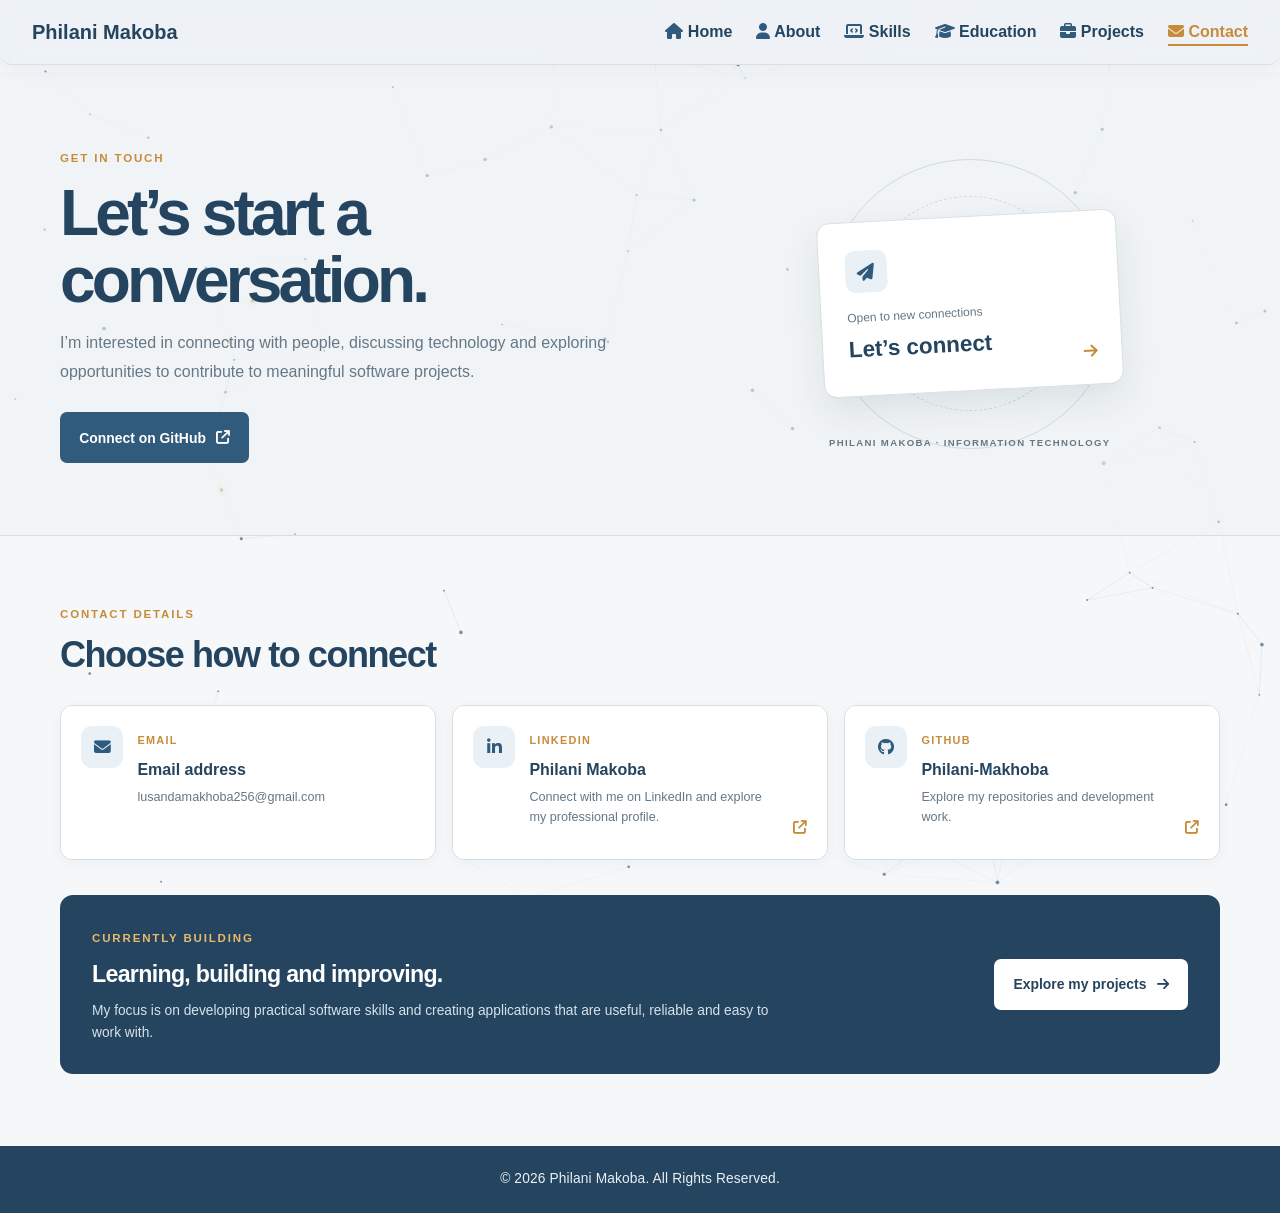
<file: contact.html>
<!DOCTYPE html>
<html lang="en">
<head>
    <meta charset="UTF-8">
    <meta name="viewport" content="width=device-width, initial-scale=1.0">
    <meta name="description" content="Get in touch with Philani Makoba about software development, collaboration and professional opportunities.">
    <title>Contact | Philani Makoba</title>
    <link rel="stylesheet" href="css/style.css">
    <link rel="stylesheet" href="https://cdnjs.cloudflare.com/ajax/libs/font-awesome/6.4.0/css/all.min.css">
</head>
<body class="page-contact">

<!-- ===== NAVBAR ===== -->
<header>
    <nav class="navbar" aria-label="Main navigation">

        <!-- Website Logo -->
        <a href="index.html" class="logo">
            Philani Makoba
        </a>

        <!-- Mobile Hamburger Button -->
        <button
            class="nav-toggle"
            type="button"
            aria-label="Open navigation menu"
            aria-expanded="false"
            aria-controls="primary-navigation">

            <span></span>
            <span></span>
            <span></span>

        </button>

        <!-- Navigation Links -->
        <ul class="nav-links" id="primary-navigation">

            <li>
                <a href="index.html">
                    <i class="fas fa-home" aria-hidden="true"></i>
                    Home
                </a>
            </li>

            <li>
                <a href="about.html">
                    <i class="fas fa-user" aria-hidden="true"></i>
                    About
                </a>
            </li>

            <li>
                <a href="skills.html">
                    <i class="fas fa-laptop-code" aria-hidden="true"></i>
                    Skills
                </a>
            </li>

            <li>
                <a href="education.html">
                    <i class="fas fa-graduation-cap" aria-hidden="true"></i>
                    Education
                </a>
            </li>

            <li>
                <a href="projects.html">
                    <i class="fas fa-briefcase" aria-hidden="true"></i>
                    Projects
                </a>
            </li>

            <li>
                <a href="contact.html" class="active" aria-current="page">
                    <i class="fas fa-envelope" aria-hidden="true"></i>
                    Contact
                </a>
            </li>

        </ul>

    </nav>
</header>

<main>
    <section class="contact-hero">
        <div class="contact-hero-content">
            <span class="eyebrow">GET IN TOUCH</span>
            <h1>Let’s start a conversation.</h1>
            <p>I’m interested in connecting with people, discussing technology and exploring opportunities to contribute to meaningful software projects.</p>
            <a class="contact-primary-link" href="https://github.com/Philani-Makhoba" target="_blank" rel="noopener noreferrer">Connect on GitHub <i class="fas fa-arrow-up-right-from-square" aria-hidden="true"></i></a>
        </div>
        <div class="contact-visual" aria-hidden="true">
            <div class="contact-visual-circle circle-large"></div><div class="contact-visual-circle circle-small"></div>
            <div class="contact-visual-card"><i class="fas fa-paper-plane"></i><span>Open to new connections</span><strong>Let’s connect</strong><i class="fas fa-arrow-right contact-visual-arrow"></i></div>
            <span class="contact-visual-label">PHILANI MAKOBA · INFORMATION TECHNOLOGY</span>
        </div>
    </section>

    <section class="portfolio-section contact-section">
        <div class="contact-section-intro">
            <span class="eyebrow">CONTACT DETAILS</span>
            <h2>Choose how to connect</h2>
        </div>
        <div class="contact-method-grid">
            <article class="contact-method-card">
                <span class="contact-method-icon"><i class="fas fa-envelope" aria-hidden="true"></i></span>
                <div><span class="contact-method-label">EMAIL</span><h3>Email address</h3><p>lusandamakhoba256@gmail.com</p></div>
            </article>
            <a class="contact-method-card contact-method-link"
            href="https://www.linkedin.com/in/philani-lusanda-makoba-63ab21285/"
            target="_blank"
            rel="noopener noreferrer">

                <span class="contact-method-icon">
                    <i class="fab fa-linkedin-in" aria-hidden="true"></i>
                </span>

                <div>
                    <span class="contact-method-label">LINKEDIN</span>
                    <h3>Philani Makoba</h3>
                    <p>Connect with me on LinkedIn and explore my professional profile.</p>
                </div>

                <span class="contact-method-arrow">
                    <i class="fas fa-arrow-up-right-from-square" aria-hidden="true"></i>
                </span>

            </a>
            <a class="contact-method-card contact-method-link" href="https://github.com/Philani-Makhoba" target="_blank" rel="noopener noreferrer">
                <span class="contact-method-icon"><i class="fab fa-github" aria-hidden="true"></i></span>
                <div><span class="contact-method-label">GITHUB</span><h3>Philani-Makhoba</h3><p>Explore my repositories and development work.</p></div>
                <span class="contact-method-arrow"><i class="fas fa-arrow-up-right-from-square" aria-hidden="true"></i></span>
            </a>
        </div>

        <div class="contact-bottom-panel">
            <div><span class="eyebrow">CURRENTLY BUILDING</span><h2>Learning, building and improving.</h2><p>My focus is on developing practical software skills and creating applications that are useful, reliable and easy to work with.</p></div>
            <a href="projects.html" class="contact-secondary-link">Explore my projects <i class="fas fa-arrow-right" aria-hidden="true"></i></a>
        </div>
    </section>
</main>
<footer class="site-footer">
    <p>© 2026 Philani Makoba. All Rights Reserved.</p>
</footer>
<script src="js/script.js"></script>
</body>
</html>
</file>
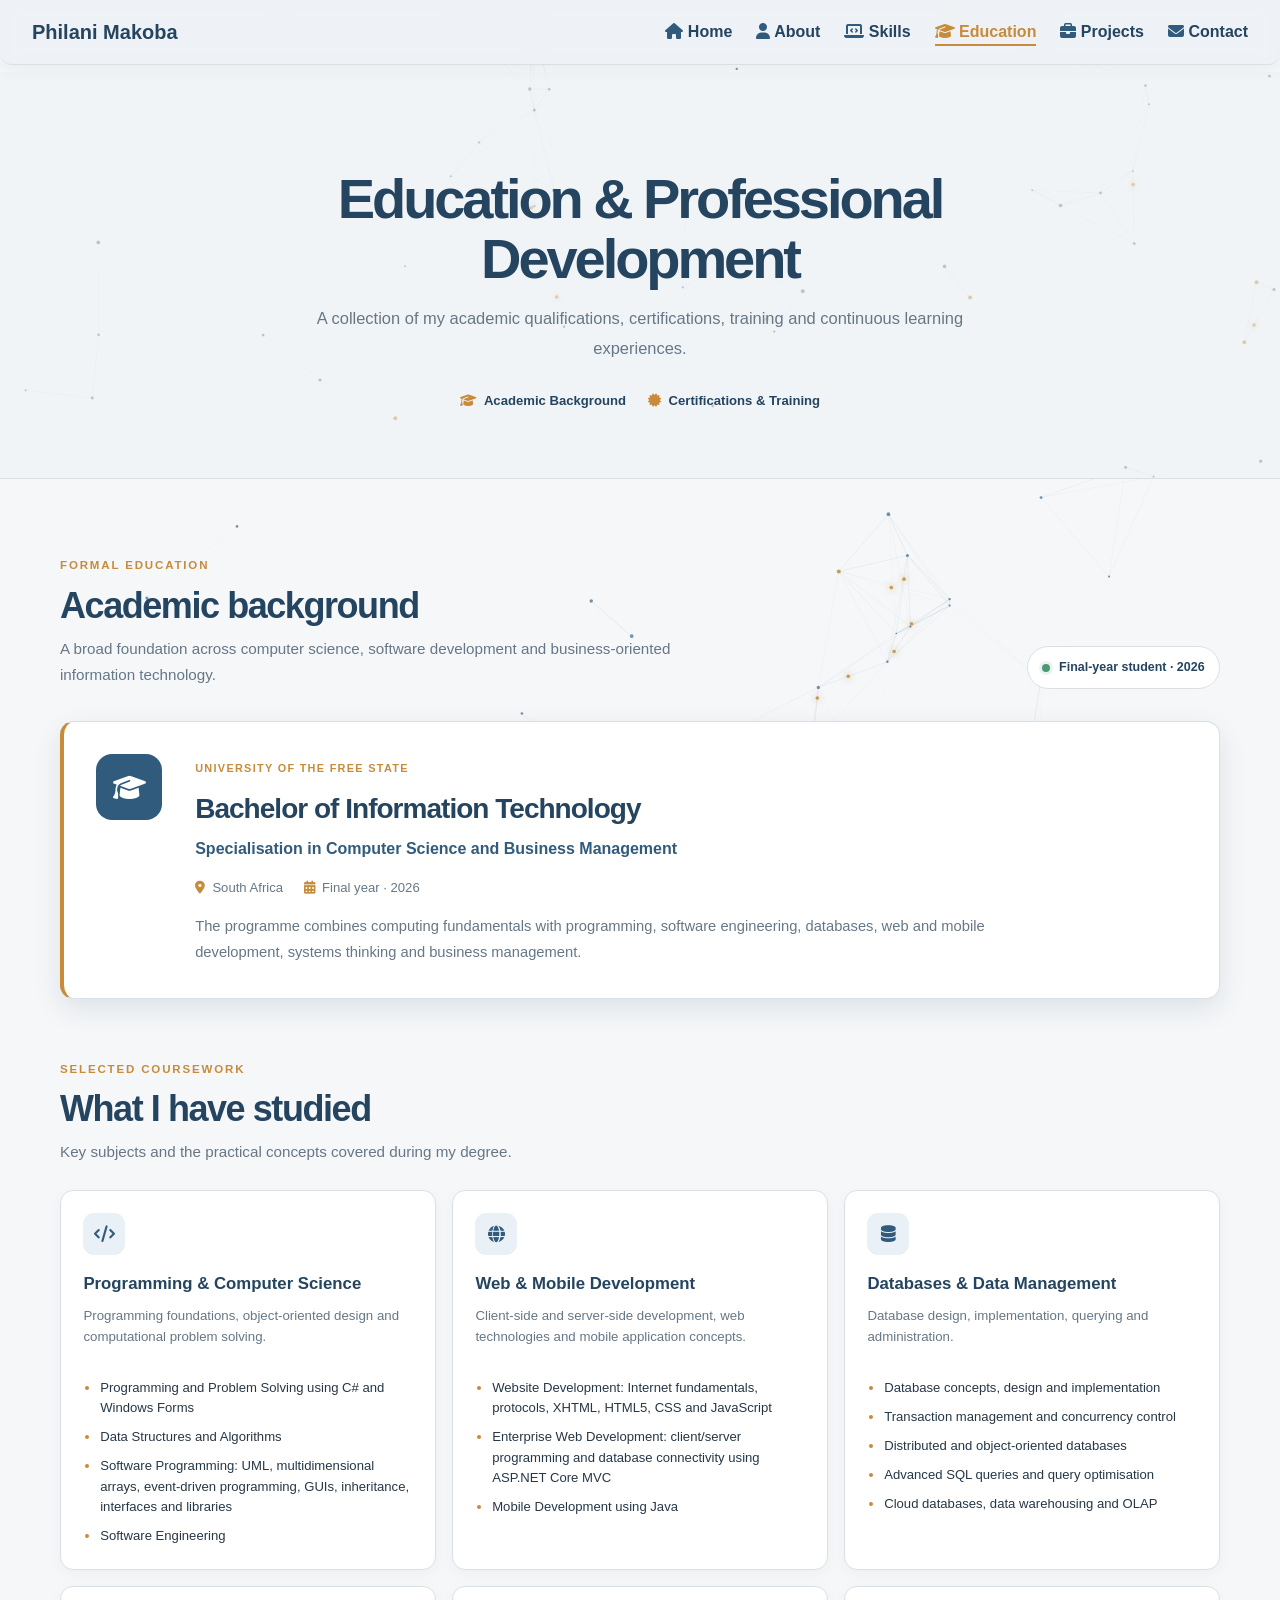
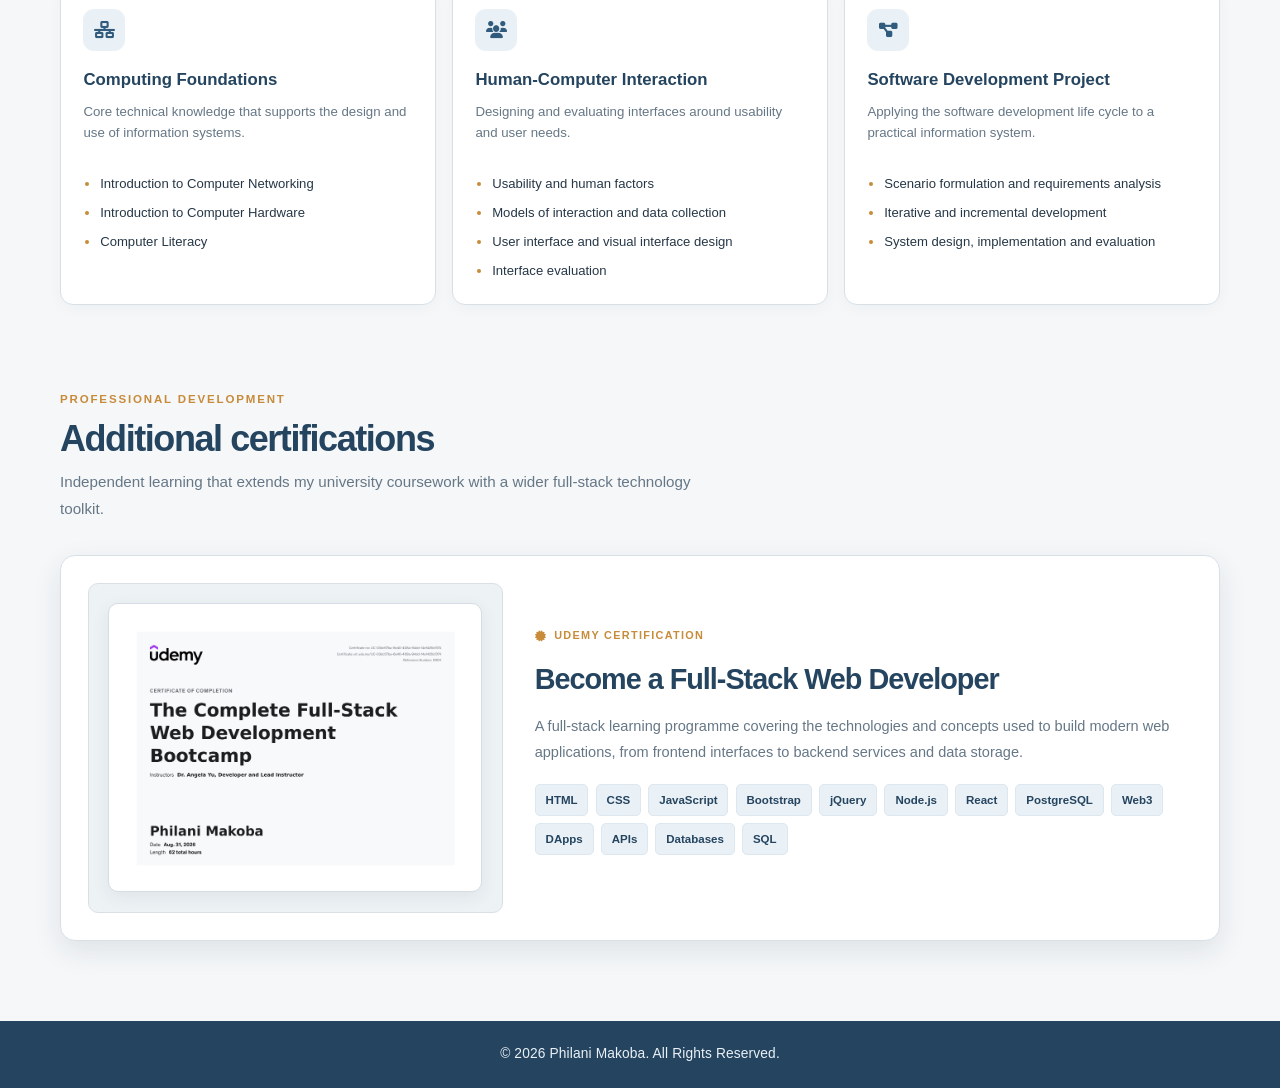
<file: education.html>
<!DOCTYPE html>
<html lang="en">
<head>
    <meta charset="UTF-8">
    <meta name="viewport" content="width=device-width, initial-scale=1.0">
    <meta name="description" content="Information Technology education at the University of the Free State and Udemy full-stack web development certification.">
    <title>Education & Certification | Philani Makoba</title>
    <link rel="stylesheet" href="css/style.css">
    <link rel="stylesheet" href="https://cdnjs.cloudflare.com/ajax/libs/font-awesome/6.4.0/css/all.min.css">
</head>
<body class="page-education">

<!-- ===== NAVBAR ===== -->
<header>
    <nav class="navbar" aria-label="Main navigation">

        <!-- Website Logo -->
        <a href="index.html" class="logo">
            Philani Makoba
        </a>

        <!-- Mobile Hamburger Button -->
        <button
            class="nav-toggle"
            type="button"
            aria-label="Open navigation menu"
            aria-expanded="false"
            aria-controls="primary-navigation">

            <span></span>
            <span></span>
            <span></span>

        </button>

        <!-- Navigation Links -->
        <ul class="nav-links" id="primary-navigation">

            <li>
                <a href="index.html">
                    <i class="fas fa-home" aria-hidden="true"></i>
                    Home
                </a>
            </li>

            <li>
                <a href="about.html">
                    <i class="fas fa-user" aria-hidden="true"></i>
                    About
                </a>
            </li>

            <li>
                <a href="skills.html">
                    <i class="fas fa-laptop-code" aria-hidden="true"></i>
                    Skills
                </a>
            </li>

            <li>
                <a href="education.html" class="active" aria-current="page">
                    <i class="fas fa-graduation-cap" aria-hidden="true"></i>
                    Education
                </a>
            </li>

            <li>
                <a href="projects.html">
                    <i class="fas fa-briefcase" aria-hidden="true"></i>
                    Projects
                </a>
            </li>

            <li>
                <a href="contact.html">
                    <i class="fas fa-envelope" aria-hidden="true"></i>
                    Contact
                </a>
            </li>

        </ul>

    </nav>
</header>

<main>
<section class="portfolio-page-hero">
    <div class="page-hero-inner">
        <h1>Education & Professional Development</h1>
        <p>A collection of my academic qualifications, certifications, training and continuous learning experiences.</p>

        <div class="hero-meta">
            <span><i class="fas fa-graduation-cap" aria-hidden="true"></i> Academic Background</span>
            <span><i class="fas fa-certificate" aria-hidden="true"></i> Certifications & Training</span>
        </div>
    </div>
</section>

    <section class="portfolio-section education-section">
        <div class="section-heading-row">
            <div><span class="eyebrow">FORMAL EDUCATION</span><h2>Academic background</h2><p>A broad foundation across computer science, software development and business-oriented information technology.</p></div>
            <span class="education-status"><span class="status-dot"></span> Final-year student · 2026</span>
        </div>

        <article class="degree-panel">
            <div class="degree-mark"><i class="fas fa-graduation-cap" aria-hidden="true"></i></div>
            <div class="degree-main">
                <span class="degree-label">UNIVERSITY OF THE FREE STATE</span>
                <h3>Bachelor of Information Technology</h3>
                <p class="degree-specialisation">Specialisation in Computer Science and Business Management</p>
                <div class="degree-meta"><span><i class="fas fa-map-marker-alt" aria-hidden="true"></i> South Africa</span><span><i class="fas fa-calendar-alt" aria-hidden="true"></i> Final year · 2026</span></div>
                <p class="degree-summary">The programme combines computing fundamentals with programming, software engineering, databases, web and mobile development, systems thinking and business management.</p>
            </div>
        </article>

        <div class="coursework-heading"><div><span class="eyebrow">SELECTED COURSEWORK</span><h2>What I have studied</h2><p>Key subjects and the practical concepts covered during my degree.</p></div></div>
        <div class="coursework-grid">
            <article class="coursework-card">
                <span class="coursework-icon"><i class="fas fa-code" aria-hidden="true"></i></span>
                <h3>Programming & Computer Science</h3>
                <p>Programming foundations, object-oriented design and computational problem solving.</p>
                <ul>
                    <li>Programming and Problem Solving using C# and Windows Forms</li>
                    <li>Data Structures and Algorithms</li>
                    <li>Software Programming: UML, multidimensional arrays, event-driven programming, GUIs, inheritance, interfaces and libraries</li>
                    <li>Software Engineering</li>
                </ul>
            </article>
            <article class="coursework-card">
                <span class="coursework-icon"><i class="fas fa-globe" aria-hidden="true"></i></span>
                <h3>Web & Mobile Development</h3>
                <p>Client-side and server-side development, web technologies and mobile application concepts.</p>
                <ul>
                    <li>Website Development: Internet fundamentals, protocols, XHTML, HTML5, CSS and JavaScript</li>
                    <li>Enterprise Web Development: client/server programming and database connectivity using ASP.NET Core MVC</li>
                    <li>Mobile Development using Java</li>
                </ul>
            </article>
            <article class="coursework-card">
                <span class="coursework-icon"><i class="fas fa-database" aria-hidden="true"></i></span>
                <h3>Databases & Data Management</h3>
                <p>Database design, implementation, querying and administration.</p>
                <ul>
                    <li>Database concepts, design and implementation</li>
                    <li>Transaction management and concurrency control</li>
                    <li>Distributed and object-oriented databases</li>
                    <li>Advanced SQL queries and query optimisation</li>
                    <li>Cloud databases, data warehousing and OLAP</li>
                </ul>
            </article>
            <article class="coursework-card">
                <span class="coursework-icon"><i class="fas fa-network-wired" aria-hidden="true"></i></span>
                <h3>Computing Foundations</h3>
                <p>Core technical knowledge that supports the design and use of information systems.</p>
                <ul>
                    <li>Introduction to Computer Networking</li>
                    <li>Introduction to Computer Hardware</li>
                    <li>Computer Literacy</li>
                </ul>
            </article>
            <article class="coursework-card">
                <span class="coursework-icon"><i class="fas fa-users" aria-hidden="true"></i></span>
                <h3>Human-Computer Interaction</h3>
                <p>Designing and evaluating interfaces around usability and user needs.</p>
                <ul>
                    <li>Usability and human factors</li>
                    <li>Models of interaction and data collection</li>
                    <li>User interface and visual interface design</li>
                    <li>Interface evaluation</li>
                </ul>
            </article>
            <article class="coursework-card">
                <span class="coursework-icon"><i class="fas fa-project-diagram" aria-hidden="true"></i></span>
                <h3>Software Development Project</h3>
                <p>Applying the software development life cycle to a practical information system.</p>
                <ul>
                    <li>Scenario formulation and requirements analysis</li>
                    <li>Iterative and incremental development</li>
                    <li>System design, implementation and evaluation</li>
                </ul>
            </article>
        </div>
    </section>

    <section class="portfolio-section certification-section">
        <div class="section-heading-row">
            <div><span class="eyebrow">PROFESSIONAL DEVELOPMENT</span><h2>Additional certifications</h2><p>Independent learning that extends my university coursework with a wider full-stack technology toolkit.</p></div>
        </div>
        <article class="certification-panel">
            <div class="certificate-visual" role="img" aria-label="Placeholder for the Udemy full-stack web developer certificate image">
                <div class="certificate-paper">
                <a href="images/udemy-certificate.jpg"
                target="_blank"
                rel="noopener noreferrer"
                aria-label="View full Udemy certificate">

                    <img src="images/udemy-certificate.jpg"
                        alt="Udemy Certificate of Completion: Become a Full-Stack Web Developer"
                        class="certificate-img"
                        loading="lazy">
                </a>
            </div>
            </div>
            <div class="certification-content">
                <span class="certification-badge"><i class="fas fa-certificate" aria-hidden="true"></i> UDEMY CERTIFICATION</span>
                <h3>Become a Full-Stack Web Developer</h3>
                <p class="certification-description">A full-stack learning programme covering the technologies and concepts used to build modern web applications, from frontend interfaces to backend services and data storage.</p>
                <div class="learning-tags" aria-label="Course topics">
                    <span>HTML</span><span>CSS</span><span>JavaScript</span><span>Bootstrap</span><span>jQuery</span><span>Node.js</span><span>React</span><span>PostgreSQL</span><span>Web3</span><span>DApps</span><span>APIs</span><span>Databases</span><span>SQL</span>
                </div>
            </div>
        </article>
    </section>
</main>
<footer class="site-footer">
    <p>© 2026 Philani Makoba. All Rights Reserved.</p>
</footer>
<script src="js/script.js"></script>
</body>
</html>
</file>
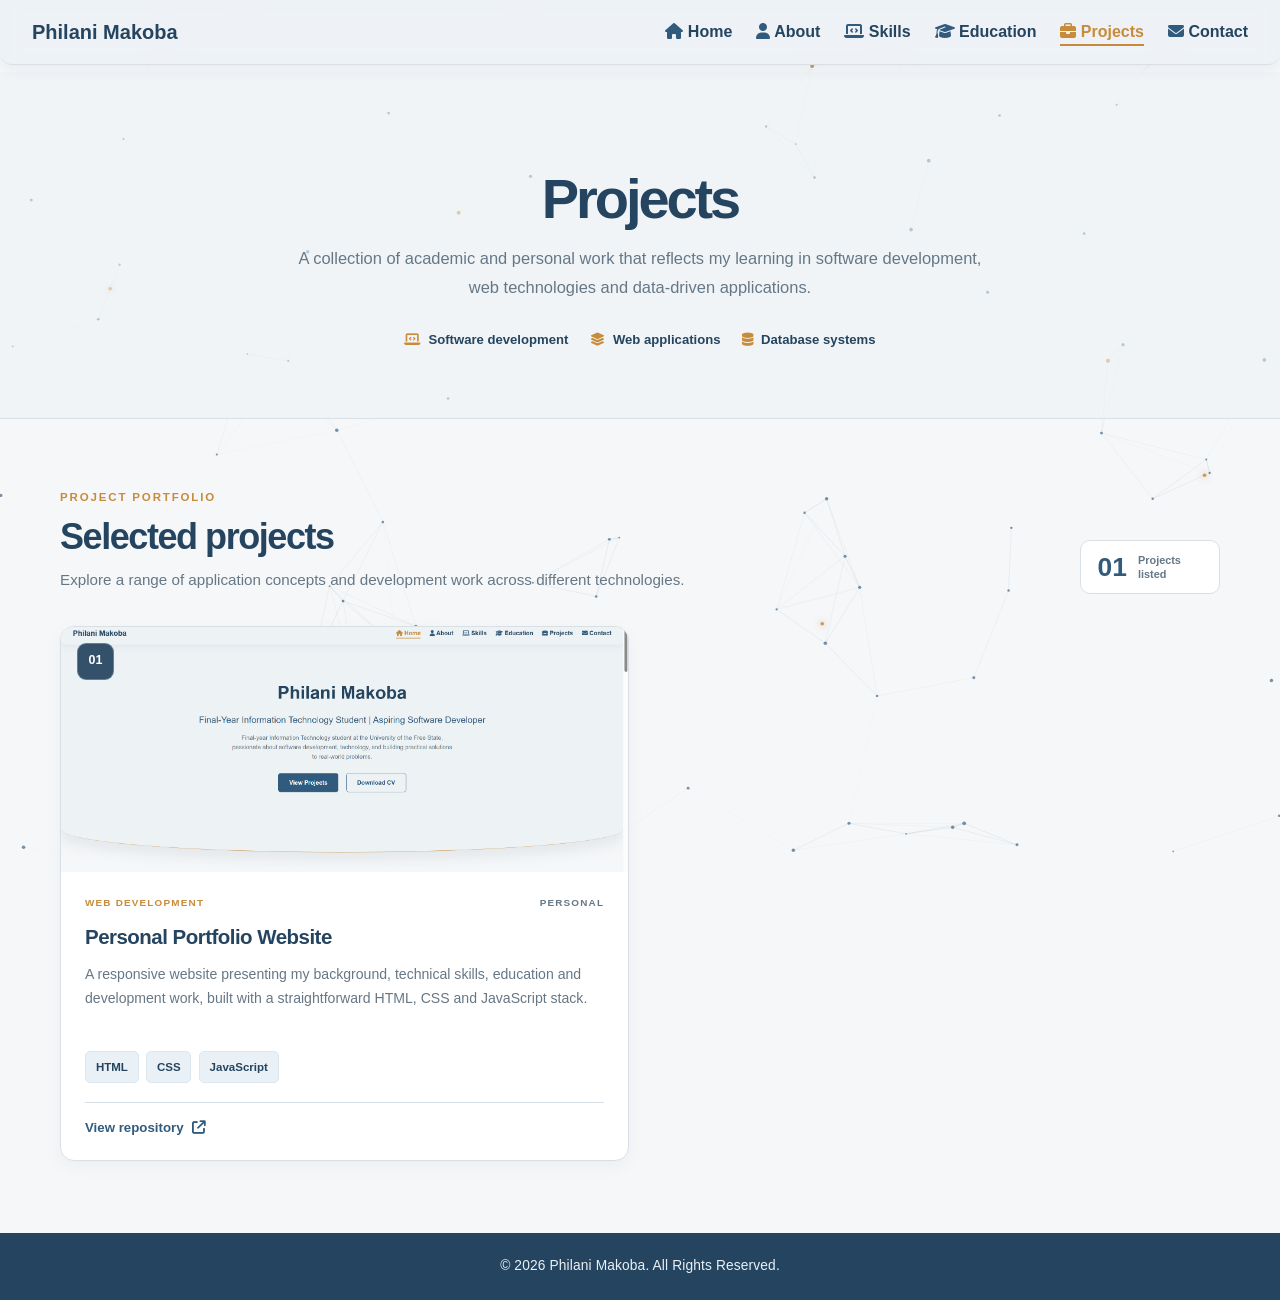
<file: projects.html>
<!DOCTYPE html>
<html lang="en">
<head>
    <meta charset="UTF-8">
    <meta name="viewport" content="width=device-width, initial-scale=1.0">
    <meta name="description" content="Selected academic and personal software development projects by Philani Makoba.">
    <title>Projects | Philani Makoba</title>
    <link rel="stylesheet" href="css/style.css">
    <link rel="stylesheet" href="https://cdnjs.cloudflare.com/ajax/libs/font-awesome/6.4.0/css/all.min.css">
</head>
<body class="page-projects">

<!-- ===== NAVBAR ===== -->
<header>
    <nav class="navbar" aria-label="Main navigation">

        <!-- Website Logo -->
        <a href="index.html" class="logo">
            Philani Makoba
        </a>

        <!-- Mobile Hamburger Button -->
        <button
            class="nav-toggle"
            type="button"
            aria-label="Open navigation menu"
            aria-expanded="false"
            aria-controls="primary-navigation">

            <span></span>
            <span></span>
            <span></span>

        </button>

        <!-- Navigation Links -->
        <ul class="nav-links" id="primary-navigation">

            <li>
                <a href="index.html">
                    <i class="fas fa-home" aria-hidden="true"></i>
                    Home
                </a>
            </li>

            <li>
                <a href="about.html">
                    <i class="fas fa-user" aria-hidden="true"></i>
                    About
                </a>
            </li>

            <li>
                <a href="skills.html">
                    <i class="fas fa-laptop-code" aria-hidden="true"></i>
                    Skills
                </a>
            </li>

            <li>
                <a href="education.html">
                    <i class="fas fa-graduation-cap" aria-hidden="true"></i>
                    Education
                </a>
            </li>

            <li>
                <a href="projects.html" class="active" aria-current="page">
                    <i class="fas fa-briefcase" aria-hidden="true"></i>
                    Projects
                </a>
            </li>

            <li>
                <a href="contact.html">
                    <i class="fas fa-envelope" aria-hidden="true"></i>
                    Contact
                </a>
            </li>

        </ul>

    </nav>
</header>

<main>
    <section class="portfolio-page-hero">
        <div class="page-hero-inner">
            <h1>Projects</h1>
            <p>A collection of academic and personal work that reflects my learning in software development, web technologies and data-driven applications.</p>
            <div class="hero-meta">
                <span><i class="fas fa-laptop-code" aria-hidden="true"></i> Software development</span>
                <span><i class="fas fa-layer-group" aria-hidden="true"></i> Web applications</span>
                <span><i class="fas fa-database" aria-hidden="true"></i> Database systems</span>
            </div>
        </div>
    </section>

    <section class="portfolio-section projects-section">
        <div class="section-heading-row">
            <div><span class="eyebrow">PROJECT PORTFOLIO</span><h2>Selected projects</h2><p>Explore a range of application concepts and development work across different technologies.</p></div>
            <span class="project-count"><strong>01</strong><span>Projects listed</span></span>
        </div>

        <div class="project-gallery">
            <!--
            <article class="portfolio-project-card">
                <div class="portfolio-project-image"><img src="images/student-management.jpg" alt="Student management application dashboard showing student, unit, course and marks summaries" loading="lazy"><span class="project-index">01</span></div>
                <div class="portfolio-project-body">
                    <div class="project-card-meta"><span>APPLICATION DEVELOPMENT</span><span>ACADEMIC</span></div>
                    <h3>Student Management System</h3>
                    <p>An academic application focused on managing student information and related records, applying programming, database and software development concepts.</p>
                    <div class="project-tech-list"><span>C#</span><span>SQL</span><span>Database</span></div>
                    <div class="project-card-bottom"><span class="project-note"><i class="fas fa-book-open" aria-hidden="true"></i> Academic project</span></div>
                </div>
            </article>
        -->

            <article class="portfolio-project-card">
                <div class="portfolio-project-image"><img src="images/portfolio-preview.png" alt="Screenshot of the Philani Makoba personal portfolio website" loading="lazy"><span class="project-index">01</span></div>
                <div class="portfolio-project-body">
                    <div class="project-card-meta"><span>WEB DEVELOPMENT</span><span>PERSONAL</span></div>
                    <h3>Personal Portfolio Website</h3>
                    <p>A responsive website presenting my background, technical skills, education and development work, built with a straightforward HTML, CSS and JavaScript stack.</p>
                    <div class="project-tech-list"><span>HTML</span><span>CSS</span><span>JavaScript</span></div>
                    <div class="project-card-bottom"><a class="project-action" href="https://github.com/Philani-Makhoba/Portfolio" target="_blank" rel="noopener noreferrer">View repository <i class="fas fa-arrow-up-right-from-square" aria-hidden="true"></i></a></div>
                </div>
            </article>
            

            <!--
            <article class="portfolio-project-card">
                <div class="portfolio-project-image"><img src="images/inventory-system.jpg" alt="Inventory management system concept with stock dashboard and warehouse image" loading="lazy"><span class="project-index">03</span></div>
                <div class="portfolio-project-body">
                    <div class="project-card-meta"><span>INFORMATION SYSTEMS</span><span>PROJECT WORK</span></div>
                    <h3>Inventory Management System</h3>
                    <p>An application project centred on inventory tracking, managing records and applying relational database concepts to stock information.</p>
                    <div class="project-tech-list"><span>Java</span><span>MySQL</span><span>Database</span></div>
                    <div class="project-card-bottom"><span class="project-note"><i class="fas fa-code" aria-hidden="true"></i> Software project</span></div>
                </div>
            </article>

            <article class="portfolio-project-card">
                <div class="project-artwork cybersecurity-artwork" role="img" aria-label="Decorative cybersecurity illustration with shield and lock symbols">
                    <span class="project-index">04</span>
                    <div class="security-orbit orbit-one"></div><div class="security-orbit orbit-two"></div>
                    <div class="security-shield"><i class="fas fa-shield-halved" aria-hidden="true"></i><i class="fas fa-lock security-lock" aria-hidden="true"></i></div>
                    <span class="security-caption">DIGITAL SAFETY</span>
                </div>
                <div class="portfolio-project-body">
                    <div class="project-card-meta"><span>WEB APPLICATION</span><span>EDUCATIONAL</span></div>
                    <h3>Cybersecurity Awareness Tool</h3>
                    <p>An educational web application concept focused on introducing users to cybersecurity fundamentals and safer digital practices.</p>
                    <div class="project-tech-list"><span>HTML</span><span>CSS</span><span>JavaScript</span></div>
                    <div class="project-card-bottom"><span class="project-note"><i class="fas fa-shield-alt" aria-hidden="true"></i> Educational project</span></div>
                </div>
            </article>

        -->
        </div>
    </section>
</main>
<footer class="site-footer">
    <p>© 2026 Philani Makoba. All Rights Reserved.</p>
</footer>
<script src="js/script.js"></script>
</body>
</html>
</file>
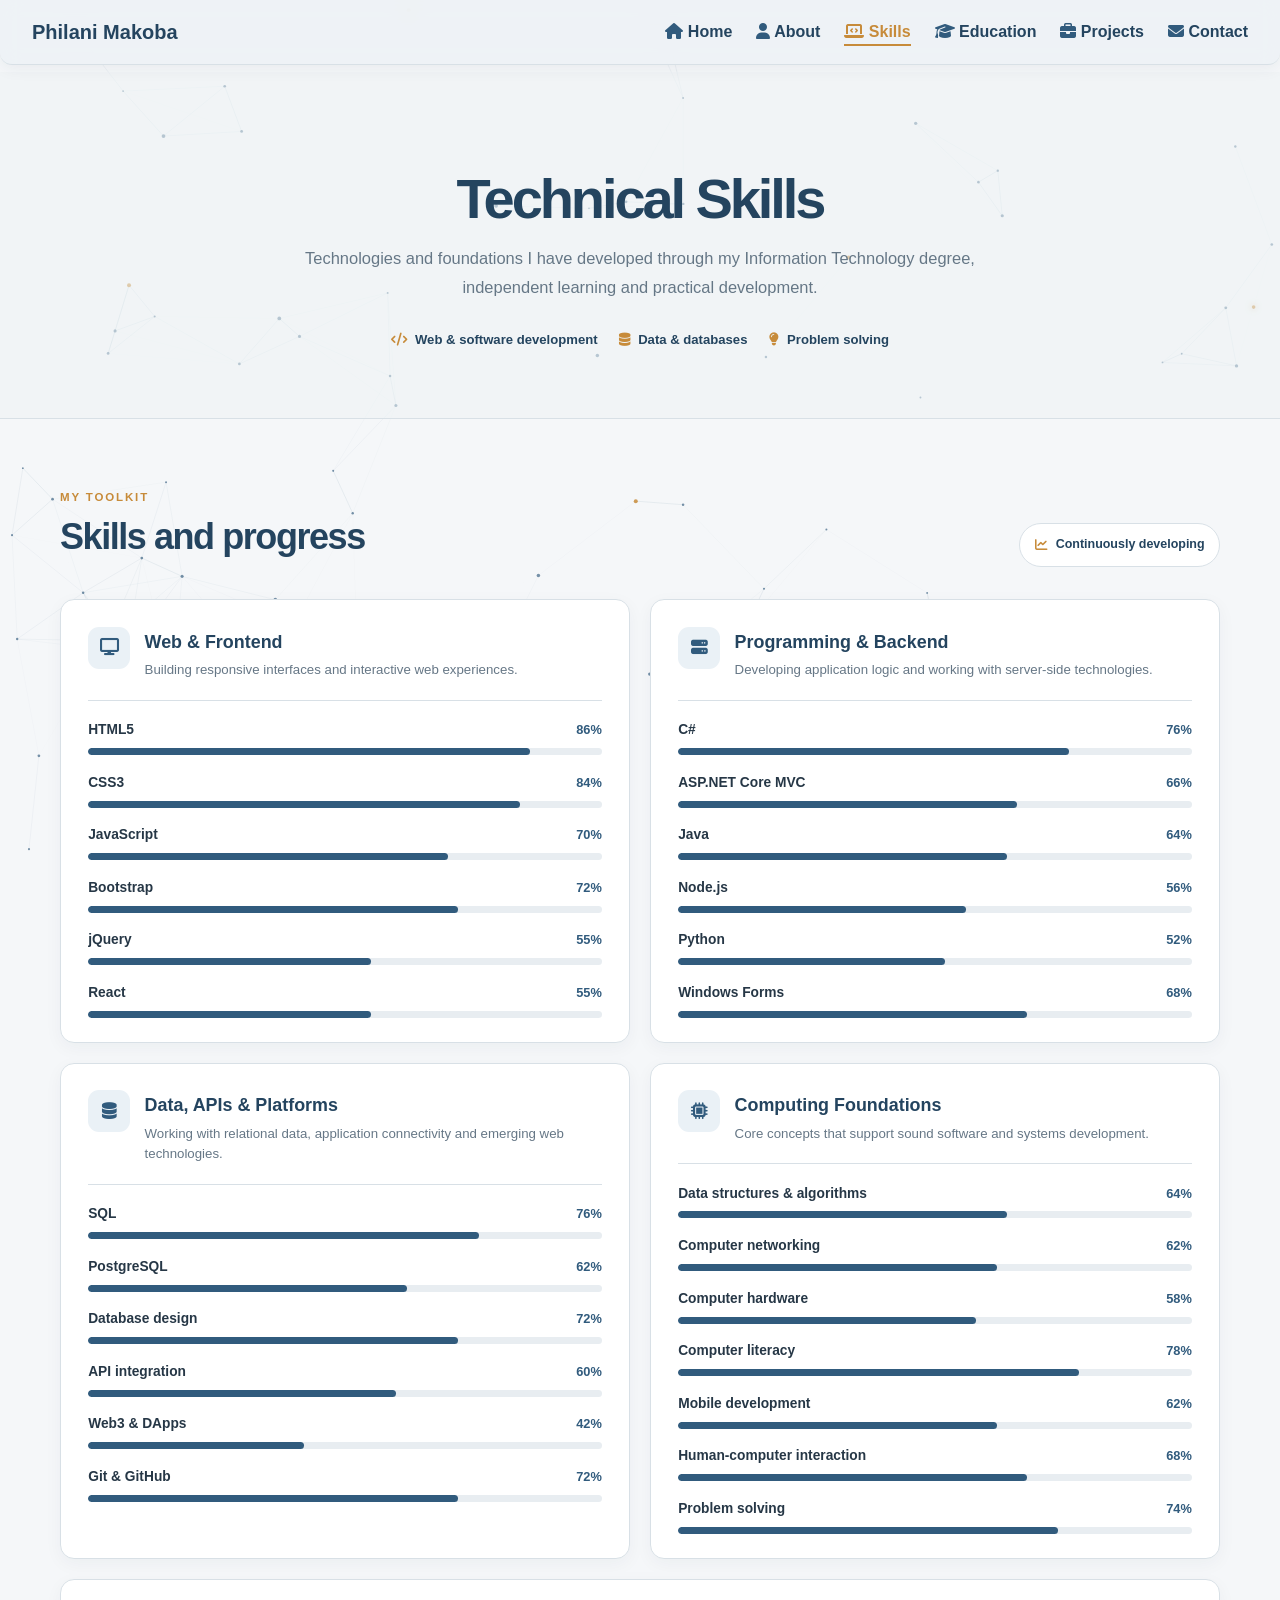
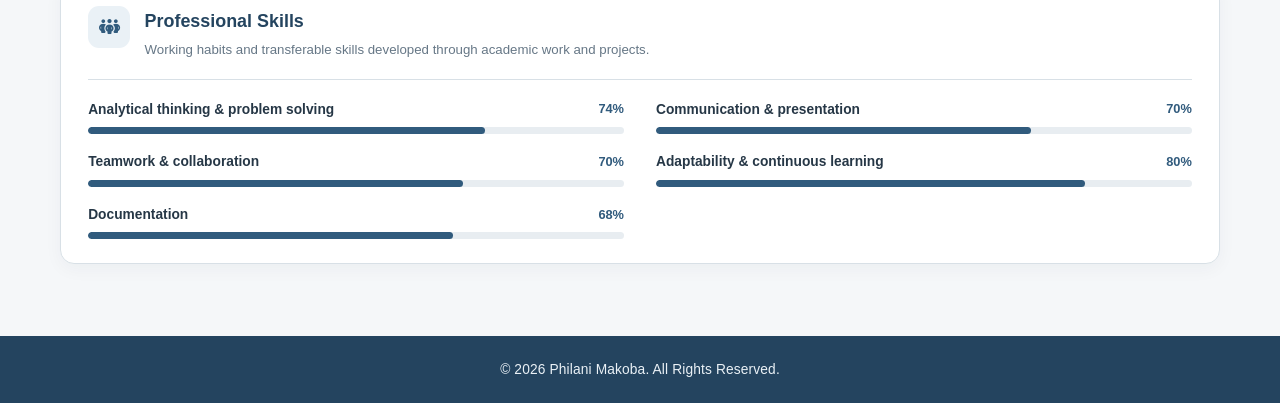
<file: skills.html>
<!DOCTYPE html>
<html lang="en">
<head>
    <meta charset="UTF-8">
    <meta name="viewport" content="width=device-width, initial-scale=1.0">
    <meta name="description" content="Technical skills and learning progress in web development, programming, databases and computing fundamentals.">
    <title>Technical Skills | Philani Makoba</title>
    <link rel="stylesheet" href="css/style.css">
    <link rel="stylesheet" href="https://cdnjs.cloudflare.com/ajax/libs/font-awesome/6.4.0/css/all.min.css">
</head>
<body class="page-skills">

<!-- ===== NAVBAR ===== -->
<header>
    <nav class="navbar" aria-label="Main navigation">

        <!-- Website Logo -->
        <a href="index.html" class="logo">
            Philani Makoba
        </a>

        <!-- Mobile Hamburger Button -->
        <button
            class="nav-toggle"
            type="button"
            aria-label="Open navigation menu"
            aria-expanded="false"
            aria-controls="primary-navigation">

            <span></span>
            <span></span>
            <span></span>

        </button>

        <!-- Navigation Links -->
        <ul class="nav-links" id="primary-navigation">

            <li>
                <a href="index.html">
                    <i class="fas fa-home" aria-hidden="true"></i>
                    Home
                </a>
            </li>

            <li>
                <a href="about.html">
                    <i class="fas fa-user" aria-hidden="true"></i>
                    About
                </a>
            </li>

            <li>
                <a href="skills.html" class="active" aria-current="page">
                    <i class="fas fa-laptop-code" aria-hidden="true"></i>
                    Skills
                </a>
            </li>

            <li>
                <a href="education.html">
                    <i class="fas fa-graduation-cap" aria-hidden="true"></i>
                    Education
                </a>
            </li>

            <li>
                <a href="projects.html">
                    <i class="fas fa-briefcase" aria-hidden="true"></i>
                    Projects
                </a>
            </li>

            <li>
                <a href="contact.html">
                    <i class="fas fa-envelope" aria-hidden="true"></i>
                    Contact
                </a>
            </li>

        </ul>

    </nav>
</header>

<main>
    <section class="portfolio-page-hero">
        <div class="page-hero-inner">
            <h1>Technical Skills</h1>
            <p>Technologies and foundations I have developed through my Information Technology degree, independent learning and practical development.</p>
            <div class="hero-meta">
                <span><i class="fas fa-code" aria-hidden="true"></i> Web & software development</span>
                <span><i class="fas fa-database" aria-hidden="true"></i> Data & databases</span>
                <span><i class="fas fa-lightbulb" aria-hidden="true"></i> Problem solving</span>
            </div>
        </div>
    </section>

    <section class="portfolio-section skills-section">
        <div class="section-heading-row">
            <div>
                <span class="eyebrow">MY TOOLKIT</span>
                <h2>Skills and progress</h2>
            </div>
            <span class="section-side-note"><i class="fas fa-chart-line" aria-hidden="true"></i> Continuously developing</span>
        </div>

        <div class="skill-groups">
            <article class="skill-group">
                <div class="skill-group-heading">
                    <span class="skill-group-icon"><i class="fas fa-display" aria-hidden="true"></i></span>
                    <div><h3>Web & Frontend</h3><p>Building responsive interfaces and interactive web experiences.</p></div>
                </div>
                <div class="skill-meters">
                    <div class="skill-meter"><div class="meter-label"><span>HTML5</span><strong>86%</strong></div><div class="meter-track" role="progressbar" aria-label="HTML5 proficiency, self-assessed" aria-valuemin="0" aria-valuemax="100" aria-valuenow="86"><span style="width:86%"></span></div></div>
                    <div class="skill-meter"><div class="meter-label"><span>CSS3</span><strong>84%</strong></div><div class="meter-track" role="progressbar" aria-label="CSS3 proficiency, self-assessed" aria-valuemin="0" aria-valuemax="100" aria-valuenow="84"><span style="width:84%"></span></div></div>
                    <div class="skill-meter"><div class="meter-label"><span>JavaScript</span><strong>70%</strong></div><div class="meter-track" role="progressbar" aria-label="JavaScript proficiency, self-assessed" aria-valuemin="0" aria-valuemax="100" aria-valuenow="70"><span style="width:70%"></span></div></div>
                    <div class="skill-meter"><div class="meter-label"><span>Bootstrap</span><strong>72%</strong></div><div class="meter-track" role="progressbar" aria-label="Bootstrap proficiency, self-assessed" aria-valuemin="0" aria-valuemax="100" aria-valuenow="72"><span style="width:72%"></span></div></div>
                    <div class="skill-meter"><div class="meter-label"><span>jQuery</span><strong>55%</strong></div><div class="meter-track" role="progressbar" aria-label="jQuery proficiency, self-assessed" aria-valuemin="0" aria-valuemax="100" aria-valuenow="55"><span style="width:55%"></span></div></div>
                    <div class="skill-meter"><div class="meter-label"><span>React</span><strong>55%</strong></div><div class="meter-track" role="progressbar" aria-label="React proficiency, self-assessed" aria-valuemin="0" aria-valuemax="100" aria-valuenow="55"><span style="width:55%"></span></div></div>
                </div>
            </article>

            <article class="skill-group">
                <div class="skill-group-heading">
                    <span class="skill-group-icon"><i class="fas fa-server" aria-hidden="true"></i></span>
                    <div><h3>Programming & Backend</h3><p>Developing application logic and working with server-side technologies.</p></div>
                </div>
                <div class="skill-meters">
                    <div class="skill-meter"><div class="meter-label"><span>C#</span><strong>76%</strong></div><div class="meter-track" role="progressbar" aria-label="C sharp proficiency, self-assessed" aria-valuemin="0" aria-valuemax="100" aria-valuenow="76"><span style="width:76%"></span></div></div>
                    <div class="skill-meter"><div class="meter-label"><span>ASP.NET Core MVC</span><strong>66%</strong></div><div class="meter-track" role="progressbar" aria-label="ASP.NET Core MVC proficiency, self-assessed" aria-valuemin="0" aria-valuemax="100" aria-valuenow="66"><span style="width:66%"></span></div></div>
                    <div class="skill-meter"><div class="meter-label"><span>Java</span><strong>64%</strong></div><div class="meter-track" role="progressbar" aria-label="Java proficiency, self-assessed" aria-valuemin="0" aria-valuemax="100" aria-valuenow="64"><span style="width:64%"></span></div></div>
                    <div class="skill-meter"><div class="meter-label"><span>Node.js</span><strong>56%</strong></div><div class="meter-track" role="progressbar" aria-label="Node.js proficiency, self-assessed" aria-valuemin="0" aria-valuemax="100" aria-valuenow="56"><span style="width:56%"></span></div></div>
                    <div class="skill-meter"><div class="meter-label"><span>Python</span><strong>52%</strong></div><div class="meter-track" role="progressbar" aria-label="Python proficiency, self-assessed" aria-valuemin="0" aria-valuemax="100" aria-valuenow="52"><span style="width:52%"></span></div></div>
                    <div class="skill-meter"><div class="meter-label"><span>Windows Forms</span><strong>68%</strong></div><div class="meter-track" role="progressbar" aria-label="Windows Forms proficiency, self-assessed" aria-valuemin="0" aria-valuemax="100" aria-valuenow="68"><span style="width:68%"></span></div></div>
                </div>
            </article>

            <article class="skill-group">
                <div class="skill-group-heading">
                    <span class="skill-group-icon"><i class="fas fa-database" aria-hidden="true"></i></span>
                    <div><h3>Data, APIs & Platforms</h3><p>Working with relational data, application connectivity and emerging web technologies.</p></div>
                </div>
                <div class="skill-meters">
                    <div class="skill-meter"><div class="meter-label"><span>SQL</span><strong>76%</strong></div><div class="meter-track" role="progressbar" aria-label="SQL proficiency, self-assessed" aria-valuemin="0" aria-valuemax="100" aria-valuenow="76"><span style="width:76%"></span></div></div>
                    <div class="skill-meter"><div class="meter-label"><span>PostgreSQL</span><strong>62%</strong></div><div class="meter-track" role="progressbar" aria-label="PostgreSQL proficiency, self-assessed" aria-valuemin="0" aria-valuemax="100" aria-valuenow="62"><span style="width:62%"></span></div></div>
                    <div class="skill-meter"><div class="meter-label"><span>Database design</span><strong>72%</strong></div><div class="meter-track" role="progressbar" aria-label="Database design proficiency, self-assessed" aria-valuemin="0" aria-valuemax="100" aria-valuenow="72"><span style="width:72%"></span></div></div>
                    <div class="skill-meter"><div class="meter-label"><span>API integration</span><strong>60%</strong></div><div class="meter-track" role="progressbar" aria-label="API integration proficiency, self-assessed" aria-valuemin="0" aria-valuemax="100" aria-valuenow="60"><span style="width:60%"></span></div></div>
                    <div class="skill-meter"><div class="meter-label"><span>Web3 & DApps</span><strong>42%</strong></div><div class="meter-track" role="progressbar" aria-label="Web3 and decentralised applications familiarity, self-assessed" aria-valuemin="0" aria-valuemax="100" aria-valuenow="42"><span style="width:42%"></span></div></div>
                    <div class="skill-meter"><div class="meter-label"><span>Git & GitHub</span><strong>72%</strong></div><div class="meter-track" role="progressbar" aria-label="Git and GitHub proficiency, self-assessed" aria-valuemin="0" aria-valuemax="100" aria-valuenow="72"><span style="width:72%"></span></div></div>
                </div>
            </article>

            <article class="skill-group">
                <div class="skill-group-heading">
                    <span class="skill-group-icon"><i class="fas fa-microchip" aria-hidden="true"></i></span>
                    <div><h3>Computing Foundations</h3><p>Core concepts that support sound software and systems development.</p></div>
                </div>
                <div class="skill-meters">
                    <div class="skill-meter"><div class="meter-label"><span>Data structures & algorithms</span><strong>64%</strong></div><div class="meter-track" role="progressbar" aria-label="Data structures and algorithms familiarity, self-assessed" aria-valuemin="0" aria-valuemax="100" aria-valuenow="64"><span style="width:64%"></span></div></div>
                    <div class="skill-meter"><div class="meter-label"><span>Computer networking</span><strong>62%</strong></div><div class="meter-track" role="progressbar" aria-label="Computer networking familiarity, self-assessed" aria-valuemin="0" aria-valuemax="100" aria-valuenow="62"><span style="width:62%"></span></div></div>
                    <div class="skill-meter"><div class="meter-label"><span>Computer hardware</span><strong>58%</strong></div><div class="meter-track" role="progressbar" aria-label="Computer hardware familiarity, self-assessed" aria-valuemin="0" aria-valuemax="100" aria-valuenow="58"><span style="width:58%"></span></div></div>
                    <div class="skill-meter"><div class="meter-label"><span>Computer literacy</span><strong>78%</strong></div><div class="meter-track" role="progressbar" aria-label="Computer literacy proficiency, self-assessed" aria-valuemin="0" aria-valuemax="100" aria-valuenow="78"><span style="width:78%"></span></div></div>
                    <div class="skill-meter"><div class="meter-label"><span>Mobile development</span><strong>62%</strong></div><div class="meter-track" role="progressbar" aria-label="Mobile development familiarity, self-assessed" aria-valuemin="0" aria-valuemax="100" aria-valuenow="62"><span style="width:62%"></span></div></div>
                    <div class="skill-meter"><div class="meter-label"><span>Human-computer interaction</span><strong>68%</strong></div><div class="meter-track" role="progressbar" aria-label="Human computer interaction familiarity, self-assessed" aria-valuemin="0" aria-valuemax="100" aria-valuenow="68"><span style="width:68%"></span></div></div>
                    <div class="skill-meter"><div class="meter-label"><span>Problem solving</span><strong>74%</strong></div><div class="meter-track" role="progressbar" aria-label="Problem solving proficiency, self-assessed" aria-valuemin="0" aria-valuemax="100" aria-valuenow="74"><span style="width:74%"></span></div></div>
                </div>
            </article>

            <article class="skill-group skill-group-professional">
                <div class="skill-group-heading">
                    <span class="skill-group-icon"><i class="fas fa-people-group" aria-hidden="true"></i></span>
                    <div><h3>Professional Skills</h3><p>Working habits and transferable skills developed through academic work and projects.</p></div>
                </div>
                <div class="skill-meters">
                    <div class="skill-meter"><div class="meter-label"><span>Analytical thinking & problem solving</span><strong>74%</strong></div><div class="meter-track" role="progressbar" aria-label="Analytical thinking and problem solving, self-assessed" aria-valuemin="0" aria-valuemax="100" aria-valuenow="74"><span style="width:74%"></span></div></div>
                    <div class="skill-meter"><div class="meter-label"><span>Communication & presentation</span><strong>70%</strong></div><div class="meter-track" role="progressbar" aria-label="Communication and presentation, self-assessed" aria-valuemin="0" aria-valuemax="100" aria-valuenow="70"><span style="width:70%"></span></div></div>
                    <div class="skill-meter"><div class="meter-label"><span>Teamwork & collaboration</span><strong>70%</strong></div><div class="meter-track" role="progressbar" aria-label="Teamwork and collaboration, self-assessed" aria-valuemin="0" aria-valuemax="100" aria-valuenow="70"><span style="width:70%"></span></div></div>
                    <div class="skill-meter"><div class="meter-label"><span>Adaptability & continuous learning</span><strong>80%</strong></div><div class="meter-track" role="progressbar" aria-label="Adaptability and continuous learning, self-assessed" aria-valuemin="0" aria-valuemax="100" aria-valuenow="80"><span style="width:80%"></span></div></div>
                    <div class="skill-meter"><div class="meter-label"><span>Documentation</span><strong>68%</strong></div><div class="meter-track" role="progressbar" aria-label="Technical documentation, self-assessed" aria-valuemin="0" aria-valuemax="100" aria-valuenow="68"><span style="width:68%"></span></div></div>
                </div>
            </article>
        </div>
    </section>
</main>
<footer class="site-footer">
    <p>© 2026 Philani Makoba. All Rights Reserved.</p>
</footer>
<script src="js/script.js"></script>
</body>
</html>
</file>
<file: css/style.css>
/* =========================================================
   PHILANI MAK0BA PORTFOLIO
   CONSOLIDATED STYLESHEET

   Pages covered:
   - Home
   - About
   - Skills
   - Education & Professional Development
   - Projects
   - Contact

   Theme:
   Steel blue, muted gold and cool light grey.
========================================================= */


/* =========================================================
   1. DESIGN TOKENS
========================================================= */

:root {
    --primary: #315B7D;
    --primary-dark: #24445F;
    --primary-light: #EAF1F6;
    --accent: #C78B3A;

    --background: #F5F7F9;
    --alt-bg: #EDF2F5;

    --text: #263746;
    --muted-text: #667786;

    --card-bg: #FFFFFF;
    --border: #D8E0E6;

    --btn-hover: #24445F;

    --shadow: 0 10px 28px rgba(28, 47, 62, 0.10);
    --shadow-hover: 0 16px 34px rgba(28, 47, 62, 0.16);

    --portfolio-content-width: 1160px;
}


/* =========================================================
   2. GLOBAL RESET AND BASE ELEMENTS
========================================================= */

* {
    margin: 0;
    padding: 0;
    box-sizing: border-box;
    font-family: 'Inter', sans-serif;
}

html {
    min-height: 100%;
    scroll-behavior: smooth;
    background: var(--background);
}

body {
    position: relative;
    isolation: isolate;
    min-height: 100vh;
    background: var(--background);
    color: var(--text);
    line-height: 1.6;
}

a {
    color: var(--primary);
    text-decoration: none;
}

a:hover {
    color: var(--primary-dark);
}

h1,
h2,
h3,
h4,
h5,
h6 {
    color: var(--primary-dark);
}

img {
    max-width: 100%;
}


/* =========================================================
   3. SHARED NAVIGATION
========================================================= */

header {
    position: fixed;
    top: 0;
    width: 100%;
    z-index: 1000;

    padding: 1rem 2rem;

    background: rgba(237, 242, 245, 0.88);
    -webkit-backdrop-filter: blur(10px);
    backdrop-filter: blur(10px);

    border-bottom: 1px solid var(--border);
    border-bottom-left-radius: 12px;
    border-bottom-right-radius: 12px;

    box-shadow: 0 4px 16px rgba(28, 47, 62, 0.06);
}

.navbar {
    display: flex;
    align-items: center;
    justify-content: space-between;
    color: var(--primary-dark);
}

.logo {
    color: var(--primary-dark);
    font-size: 1.25rem;
    font-weight: 700;
}

.nav-links {
    display: flex;
    flex-wrap: wrap;
    gap: 1.5rem;
    list-style: none;
}

.nav-links a {
    color: var(--primary-dark);
    font-weight: 600;
    transition: color 0.2s ease;
}

.nav-links a:hover,
.nav-links a.active {
    padding-bottom: 4px;
    color: var(--accent);
    border-bottom: 2px solid var(--accent);
}

.nav-links i {
    color: var(--primary);
}

.nav-links a:hover i,
.nav-links a.active i {
    color: var(--accent);
}


/* Inner-page navigation width */

.page-skills .navbar,
.page-education .navbar,
.page-projects .navbar,
.page-contact .navbar,
.page-about .navbar {
    max-width: 1420px;
    margin: 0 auto;
}

.page-skills .logo,
.page-education .logo,
.page-projects .logo,
.page-contact .logo,
.page-about .logo {
    text-decoration: none;
}


/* =========================================================
   4. HOMEPAGE HERO
========================================================= */

.hero {
    position: relative;
    isolation: isolate;
    overflow: hidden;
    display: flex;
    min-height: 90vh;
    height: 90vh;
    align-items: center;
    justify-content: center;

    padding: 2rem;

    color: var(--primary);
    background: rgba(237, 242, 245, 0.55);

    text-align: center;

    border-radius: 0 0 50% 50% / 0 0 10% 10%;
    border-bottom: 1px solid var(--accent);

    box-shadow: 0 20px 35px rgba(28, 47, 62, 0.08);
}

.hero-content {
    position: relative;
    z-index: 1;
    max-width: 800px;
}

.hero h1 {
    color: var(--primary-dark);
    font-size: 3rem;
    font-weight: 700;
}

.hero h2 {
    margin: 1rem 0;
    color: var(--primary);
    font-weight: 400;
}

.hero p {
    max-width: 600px;
    margin: auto;
    color: var(--muted-text);
}

.hero-buttons {
    margin-top: 1.5rem;
}

.hero-buttons .btn {
    border-radius: 7px;
}


/* =========================================================
   5. SHARED BUTTONS
========================================================= */

.btn {
    display: inline-block;
    margin: 0.5rem;
    padding: 0.75rem 1.8rem;

    color: #FFFFFF;
    background: var(--primary);

    border: 1px solid var(--primary);
    border-radius: 7px;

    font-weight: 600;

    transition:
        transform 0.2s ease,
        background 0.2s ease,
        box-shadow 0.2s ease;
}

.btn:hover {
    color: #FFFFFF;
    background: var(--btn-hover);
    transform: translateY(-2px);
    box-shadow: 0 8px 18px rgba(36, 68, 95, 0.18);
}

.btn-outline {
    color: var(--primary);
    background: transparent;
    border: 1px solid var(--primary);
}

.btn-outline:hover {
    color: var(--primary-dark);
    background: var(--primary-light);
}


/* =========================================================
   6. HOMEPAGE SHARED SECTIONS
========================================================= */

.section {
    margin: auto;
    padding: 4rem 2rem;
}

.section-alt {
    background: rgba(237, 242, 245, 0.35);
}

.section-title {
    margin-bottom: 2.5rem;
    color: var(--primary-dark);
    font-size: 2rem;
    font-weight: 700;
    text-align: center;
}

.section-text,
.contact-section-text {
    max-width: 700px;
    margin: auto;
    text-align: center;
}

.contact-section-text {
    padding-bottom: 5px;
}


/* Homepage section spacing */

#skills,
#projects,
#contact {
    padding: 5rem max(2rem, calc((100% - 1180px) / 2));
    background: transparent;
}

#skills .section-title,
#projects .section-title,
#contact .section-title {
    position: relative;
    margin-bottom: 2.75rem;
    font-size: clamp(1.8rem, 3vw, 2.25rem);
    letter-spacing: -0.035em;
}

#skills .section-title::after,
#projects .section-title::after,
#contact .section-title::after {
    display: block;
    content: "";
    width: 42px;
    height: 3px;
    margin: 14px auto 0;
    background: var(--accent);
    border-radius: 3px;
}


/* =========================================================
   7. HOMEPAGE ABOUT SECTION
========================================================= */

.about-container {
    display: flex;
    align-items: center;
    justify-content: center;
    flex-wrap: wrap;
    gap: 2rem;

    max-width: 900px;
    margin: auto;
    padding: 2rem 1rem;
}

.about-text {
    flex: 1;
    min-width: 280px;
}

.about-image {
    flex: 1;
    min-width: 280px;
    text-align: center;
}

.about-image img {
    width: 300px;
    height: 250px;
    object-fit: cover;

    border-radius: 50%;
    box-shadow: 0 12px 28px rgba(28, 47, 62, 0.14);

    transition:
        transform 0.22s ease,
        box-shadow 0.22s ease;
}

.about-image img:hover {
    transform: translateY(-5px);
    box-shadow: var(--shadow-hover);
}


/* =========================================================
   8. HOMEPAGE SKILLS
========================================================= */

#skills .skills-grid {
    display: grid;
    max-width: 1080px;
    grid-template-columns: repeat(4, minmax(0, 1fr));
    gap: 1rem;
    margin: 0 auto;
}

#skills .skill-card {
    display: flex;
    min-height: 142px;
    flex-direction: column;
    align-items: center;
    justify-content: center;
    gap: 0.75rem;

    padding: 1.6rem 1rem;

    background: var(--card-bg);
    border: 1px solid var(--border);
    border-radius: 12px;

    box-shadow: 0 3px 12px rgba(28, 47, 62, 0.035);

    text-align: center;

    transition:
        transform 180ms ease,
        border-color 180ms ease,
        box-shadow 180ms ease;
}

#skills .skill-card i {
    display: block;
    margin: 0;
    color: var(--primary);
    font-size: 2rem;
}

#skills .skill-card p {
    color: var(--text);
    font-size: 0.95rem;
    font-weight: 650;
}

#skills .skill-card:hover {
    transform: translateY(-4px);
    border-color: rgba(49, 91, 125, 0.45);
    box-shadow: 0 12px 24px rgba(28, 47, 62, 0.08);
}


/* =========================================================
   9. HOMEPAGE FEATURED PROJECTS
========================================================= */

.projects-heading {
    max-width: 650px;
    margin: 0 auto 2.5rem;
    text-align: center;
}

.projects-heading .section-eyebrow {
    color: var(--accent);
    font-size: 0.8rem;
    font-weight: 700;
    letter-spacing: 2px;
}

.projects-heading .section-title {
    margin: 0.5rem 0;
    color: var(--text);
}

.projects-intro {
    color: var(--muted-text);
    font-size: 0.95rem;
    line-height: 1.7;
}

#projects .projects-grid {
    display: grid;
    max-width: 1120px;
    grid-template-columns: repeat(3, minmax(0, 1fr));
    align-items: stretch;
    gap: 1.25rem;
    margin: 0 auto;
}

#projects .project-card {
    display: flex;
    min-height: 265px;
    flex-direction: column;
    align-items: flex-start;
    overflow: hidden;

    padding: 1.7rem;

    background: var(--card-bg);
    border: 1px solid var(--border);
    border-radius: 12px;

    box-shadow: var(--shadow);

    text-align: left;

    transition:
        transform 0.25s ease,
        border-color 0.25s ease,
        box-shadow 0.25s ease;
}

#projects .project-card:hover {
    transform: translateY(-4px);
    border-color: rgba(49, 91, 125, 0.4);
    box-shadow: 0 12px 25px rgba(28, 47, 62, 0.08);
}

.project-image {
    width: 100%;
    height: 190px;
    overflow: hidden;
    background: var(--alt-bg);
}

.project-image img {
    display: block;
    width: 100%;
    height: 100%;
    object-fit: cover;
    transition: transform 0.35s ease;
}

#projects .project-card:hover .project-image img {
    transform: scale(1.04);
}

.project-card-content {
    padding: 1.2rem;
}

#projects .project-card h3 {
    margin: 0 0 0.8rem;
    color: var(--primary-dark);
    font-size: 1.2rem;
    line-height: 1.4;
}

#projects .project-card-content p {
    min-height: 65px;
    margin: 0 0 0.8rem;
    color: var(--muted-text);
    font-size: 0.93rem;
    line-height: 1.75;
}

#projects .project-card p strong {
    color: var(--text);
}

.project-technologies {
    display: flex;
    flex-wrap: wrap;
    gap: 0.45rem;
    margin-bottom: 1.2rem;
}

.project-technologies span {
    padding: 0.3rem 0.55rem;
    color: var(--primary-dark);
    background: var(--primary-light);
    border-radius: 5px;
    font-size: 0.7rem;
    font-weight: 600;
}

#projects .project-card .project-link {
    display: inline-flex;
    align-items: center;
    gap: 0.4rem;

    margin-top: auto;
    padding: 0.55rem 0.8rem;
    padding-top: 0.65rem;

    color: var(--primary);
    background: var(--alt-bg);
    border-radius: 6px;

    font-size: 0.9rem;
    font-weight: 700;
    text-decoration: none;

    transition:
        background 0.2s ease,
        color 0.2s ease;
}

#projects .project-card .project-link:hover {
    color: var(--accent);
    background: var(--primary-light);
    text-decoration: underline;
    text-underline-offset: 4px;
}


/* =========================================================
   10. HOMEPAGE CONTACT
========================================================= */

#contact {
    text-align: center;
}

#contact .contact-section-text {
    max-width: 560px;
    margin: -0.5rem auto 1.8rem;
    color: var(--muted-text);
    font-size: 1rem;
    line-height: 1.8;
}

#contact .contact-card {
    max-width: 680px;
    margin: 0 auto;
    padding: 1.3rem 1.8rem;

    color: var(--text);
    background: var(--background);
    border: 1px solid var(--border);
    border-radius: 12px;

    box-shadow: none;
    text-align: left;
    font-size: 1.1rem;

    transition:
        transform 0.22s ease,
        box-shadow 0.22s ease,
        border-color 0.22s ease;
}

#contact .contact-card:hover {
    transform: none;
    border-color: var(--border);
    box-shadow: 0 8px 22px rgba(28, 47, 62, 0.06);
}

#contact .contact-card p {
    display: flex;
    flex-wrap: wrap;
    align-items: baseline;
    gap: 0.35rem 0.75rem;

    padding: 0.85rem 0;
    margin: 0;

    color: var(--muted-text);
    border-bottom: 1px solid var(--border);

    font-size: 0.95rem;
    overflow-wrap: anywhere;
}

#contact .contact-card p:last-child {
    border-bottom: 0;
}

#contact .contact-card strong {
    min-width: 90px;
    color: var(--text);
    font-weight: 650;
}

#contact .contact-card a {
    color: var(--primary);
    font-weight: 600;
    overflow-wrap: anywhere;
}

#contact .contact-card a:hover {
    color: var(--accent);
    text-decoration: underline;
}


/* =========================================================
   11. SHARED INNER-PAGE FOUNDATION
========================================================= */

.page-skills,
.page-education,
.page-projects,
.page-contact {
    background: var(--background);
}

.page-skills main,
.page-education main,
.page-projects main,
.page-contact main {
    padding-top: 72px;
}

.portfolio-page-hero {
    position: relative;
    isolation: isolate;
    overflow: hidden;
    padding: 5.4rem 2rem 4.2rem;
    background: rgba(237, 242, 245, 0.55);
    border-bottom: 1px solid var(--border);
}

.page-hero-inner {
    position: relative;
    z-index: 1;
    max-width: 900px;
    margin: 0 auto;
    text-align: center;
}

.eyebrow {
    display: inline-block;
    color: var(--accent);
    font-size: 0.72rem;
    font-weight: 800;
    letter-spacing: 0.16em;
    line-height: 1.4;
}

.portfolio-page-hero h1 {
    margin: 0.65rem 0 0.9rem;
    color: var(--primary-dark);
    font-size: clamp(2.35rem, 5vw, 3.5rem);
    font-weight: 750;
    letter-spacing: -0.055em;
    line-height: 1.08;
}

.portfolio-page-hero p {
    max-width: 710px;
    margin: 0 auto;
    color: var(--muted-text);
    font-size: 1.03rem;
    line-height: 1.8;
}

.hero-meta {
    display: flex;
    flex-wrap: wrap;
    justify-content: center;
    gap: 0.7rem 1.35rem;
    margin-top: 1.65rem;
}

.hero-meta span {
    display: inline-flex;
    align-items: center;
    gap: 0.5rem;
    color: var(--primary-dark);
    font-size: 0.82rem;
    font-weight: 650;
}

.hero-meta i {
    color: var(--accent);
}

.portfolio-section {
    width: min(var(--portfolio-content-width), calc(100% - 3rem));
    margin: 0 auto;
    padding: 4.5rem 0;
}

.section-heading-row {
    display: flex;
    align-items: flex-end;
    justify-content: space-between;
    gap: 1.5rem;
    margin-bottom: 2rem;
}

.section-heading-row h2,
.coursework-heading h2,
.contact-section-intro h2 {
    margin: 0.45rem 0 0.55rem;
    color: var(--primary-dark);
    font-size: clamp(1.7rem, 3vw, 2.25rem);
    letter-spacing: -0.04em;
    line-height: 1.2;
}

.section-heading-row p,
.coursework-heading p,
.contact-section-intro p {
    max-width: 650px;
    color: var(--muted-text);
    font-size: 0.95rem;
    line-height: 1.75;
}

.section-side-note {
    display: inline-flex;
    align-items: center;
    gap: 0.55rem;
    padding: 0.7rem 0.9rem;

    color: var(--primary-dark);
    background: var(--card-bg);
    border: 1px solid var(--border);
    border-radius: 999px;

    font-size: 0.78rem;
    font-weight: 650;
    white-space: nowrap;
}

.section-side-note i {
    color: var(--accent);
}


/* =========================================================
   12. SKILLS PAGE
========================================================= */

.skills-section {
    padding-top: 4rem;
}

.skill-groups {
    display: grid;
    grid-template-columns: repeat(2, minmax(0, 1fr));
    gap: 1.25rem;
}

.skill-group {
    padding: 1.65rem 1.7rem 1.5rem;
    background: var(--card-bg);
    border: 1px solid var(--border);
    border-radius: 14px;
    box-shadow: 0 5px 18px rgba(28, 47, 62, 0.045);
}

.skill-group-heading {
    display: flex;
    align-items: flex-start;
    gap: 0.9rem;
    padding-bottom: 1.2rem;
    margin-bottom: 1.15rem;
    border-bottom: 1px solid var(--border);
}

.skill-group-icon,
.coursework-icon,
.contact-method-icon {
    display: inline-grid;
    flex: 0 0 42px;
    width: 42px;
    height: 42px;
    place-items: center;

    color: var(--primary);
    background: var(--primary-light);
    border-radius: 11px;

    font-size: 1.05rem;
}

.skill-group-heading h3 {
    margin: 0.05rem 0 0.25rem;
    color: var(--primary-dark);
    font-size: 1.12rem;
}

.skill-group-heading p {
    color: var(--muted-text);
    font-size: 0.83rem;
    line-height: 1.55;
}

.skill-meters {
    display: grid;
    gap: 1.05rem;
}

.meter-label {
    display: flex;
    align-items: center;
    justify-content: space-between;
    gap: 1rem;
    margin-bottom: 0.42rem;

    color: var(--text);
    font-size: 0.86rem;
    font-weight: 650;
}

.meter-label strong {
    color: var(--primary);
    font-size: 0.8rem;
    font-variant-numeric: tabular-nums;
}

.meter-track {
    height: 7px;
    overflow: hidden;
    background: #E8EDF1;
    border-radius: 20px;
}

.meter-track span {
    display: block;
    height: 100%;
    background: var(--primary);
    border-radius: inherit;
}

/* Professional skills group spans both columns */

.skill-group-professional {
    grid-column: 1 / -1;
}

.skill-group-professional .skill-meters {
    grid-template-columns: repeat(2, minmax(0, 1fr));
    column-gap: 2rem;
}


/* =========================================================
   13. EDUCATION PAGE
========================================================= */

.education-section {
    padding-bottom: 2.5rem;
}

.education-status {
    display: inline-flex;
    align-items: center;
    gap: 0.55rem;
    padding: 0.65rem 0.9rem;

    color: var(--primary-dark);
    background: var(--card-bg);
    border: 1px solid var(--border);
    border-radius: 999px;

    font-size: 0.78rem;
    font-weight: 700;
    white-space: nowrap;
}

.status-dot {
    width: 8px;
    height: 8px;
    background: #4D9874;
    border-radius: 50%;
    box-shadow: 0 0 0 3px rgba(77, 152, 116, 0.12);
}

.degree-panel {
    display: grid;
    grid-template-columns: 76px minmax(0, 1fr);
    gap: 1.45rem;
    padding: 2rem;

    background: var(--card-bg);
    border: 1px solid var(--border);
    border-left: 4px solid var(--accent);
    border-radius: 14px;

    box-shadow: var(--shadow);
}

.degree-mark {
    display: grid;
    width: 66px;
    height: 66px;
    place-items: center;

    color: #FFFFFF;
    background: var(--primary);
    border-radius: 16px;

    font-size: 1.65rem;
}

.degree-label,
.certification-badge,
.project-card-meta,
.contact-method-label {
    color: var(--accent);
    font-size: 0.68rem;
    font-weight: 800;
    letter-spacing: 0.12em;
}

.degree-main h3 {
    margin: 0.45rem 0 0.25rem;
    color: var(--primary-dark);
    font-size: clamp(1.35rem, 2.5vw, 1.75rem);
    letter-spacing: -0.035em;
}

.degree-specialisation {
    color: var(--primary);
    font-size: 1rem;
    font-weight: 650;
}

.degree-meta {
    display: flex;
    flex-wrap: wrap;
    gap: 0.6rem 1.3rem;
    margin: 1rem 0;
}

.degree-meta span {
    display: inline-flex;
    align-items: center;
    gap: 0.45rem;
    color: var(--muted-text);
    font-size: 0.82rem;
}

.degree-meta i {
    color: var(--accent);
}

.degree-summary {
    max-width: 850px;
    color: var(--muted-text);
    font-size: 0.92rem;
    line-height: 1.75;
}

.coursework-heading {
    margin: 3.5rem 0 1.5rem;
}

.coursework-grid {
    display: grid;
    grid-template-columns: repeat(3, minmax(0, 1fr));
    gap: 1rem;
}

.coursework-card {
    padding: 1.4rem;
    background: var(--card-bg);
    border: 1px solid var(--border);
    border-radius: 13px;
    box-shadow: 0 4px 15px rgba(28, 47, 62, 0.035);
}

.coursework-card h3 {
    margin: 1rem 0 0.4rem;
    color: var(--primary-dark);
    font-size: 1.05rem;
}

.coursework-card > p {
    min-height: 57px;
    color: var(--muted-text);
    font-size: 0.83rem;
    line-height: 1.6;
}

.coursework-card ul {
    display: grid;
    gap: 0.55rem;
    margin: 1rem 0 0;
    padding: 0 0 0 1.05rem;

    color: var(--text);
    font-size: 0.82rem;
    line-height: 1.55;
}

.coursework-card li::marker {
    color: var(--accent);
}


/* Udemy certification */

.certification-section {
    padding-top: 2.5rem;
    padding-bottom: 5rem;
}

.certification-panel {
    display: grid;
    grid-template-columns: minmax(260px, 0.82fr) minmax(0, 1.3fr);
    align-items: center;
    gap: 2rem;

    padding: 1.7rem;

    background: var(--card-bg);
    border: 1px solid var(--border);
    border-radius: 15px;
    box-shadow: var(--shadow);
}

.certificate-visual {
    display: grid;
    min-height: 280px;
    place-items: center;
    padding: 1.2rem;

    background: var(--alt-bg);
    border: 1px solid var(--border);
    border-radius: 10px;
}

.certificate-paper {
    display: flex;
    width: 100%;
    min-height: 230px;
    flex-direction: column;
    align-items: center;
    justify-content: center;
    overflow: hidden;
    padding: 1.3rem;

    background: #FFFFFF;
    border: 1px solid #D6DDE3;
    border-radius: 10px;

    text-align: center;
    box-shadow: 0 5px 18px rgba(28, 47, 62, 0.07);
}

.certificate-paper a {
    display: block;
    width: 100%;
}

.certificate-img {
    display: block;
    width: 100%;
    height: auto;
    object-fit: contain;
}

.certification-content {
    min-width: 0;
}

.certification-badge {
    display: inline-flex;
    align-items: center;
    gap: 0.45rem;
}

.certification-content h3 {
    margin: 0.55rem 0 0.75rem;
    color: var(--primary-dark);
    font-size: clamp(1.35rem, 2.5vw, 1.8rem);
    letter-spacing: -0.035em;
}

.certification-description {
    color: var(--muted-text);
    font-size: 0.91rem;
    line-height: 1.75;
}

.learning-tags,
.project-tech-list {
    display: flex;
    flex-wrap: wrap;
    gap: 0.45rem;
}

.learning-tags {
    margin: 1.2rem 0;
}

.learning-tags span,
.project-tech-list span {
    padding: 0.35rem 0.62rem;

    color: var(--primary-dark);
    background: var(--primary-light);
    border: 1px solid #DCE7EF;
    border-radius: 5px;

    font-size: 0.72rem;
    font-weight: 650;
}


/* =========================================================
   14. PROJECTS PAGE
========================================================= */

.projects-section {
    padding-top: 4rem;
}

.project-count {
    display: flex;
    align-items: center;
    gap: 0.7rem;
    padding: 0.75rem 1rem;

    background: var(--card-bg);
    border: 1px solid var(--border);
    border-radius: 10px;
}

.project-count strong {
    color: var(--primary);
    font-size: 1.65rem;
    line-height: 1;
}

.project-count span {
    max-width: 65px;
    color: var(--muted-text);
    font-size: 0.68rem;
    font-weight: 650;
    line-height: 1.3;
}

.project-gallery {
    display: grid;
    grid-template-columns: repeat(2, minmax(0, 1fr));
    gap: 1.35rem;
}

.portfolio-project-card {
    display: flex;
    min-width: 0;
    flex-direction: column;
    overflow: hidden;

    background: var(--card-bg);
    border: 1px solid var(--border);
    border-radius: 14px;

    box-shadow: 0 5px 18px rgba(28, 47, 62, 0.045);

    transition:
        transform 180ms ease,
        box-shadow 180ms ease,
        border-color 180ms ease;
}

.portfolio-project-card:hover {
    transform: translateY(-4px);
    border-color: #B9C9D5;
    box-shadow: var(--shadow-hover);
}

.portfolio-project-image {
    position: relative;
    height: 245px;
    overflow: hidden;
    background: var(--alt-bg);
}

.portfolio-project-image img {
    display: block;
    width: 100%;
    height: 100%;
    object-fit: cover;
    transition: transform 220ms ease;
}

.portfolio-project-card:hover .portfolio-project-image img {
    transform: scale(1.035);
}

.project-index {
    position: absolute;
    top: 1rem;
    left: 1rem;
    z-index: 2;

    display: grid;
    width: 37px;
    height: 37px;
    place-items: center;

    color: #FFFFFF;
    background: rgba(36, 68, 95, 0.92);
    border: 1px solid rgba(255, 255, 255, 0.25);
    border-radius: 9px;

    font-size: 0.78rem;
    font-weight: 750;
}

.portfolio-project-body {
    display: flex;
    flex: 1;
    flex-direction: column;
    align-items: flex-start;
    padding: 1.45rem 1.5rem 1.35rem;
}

.project-card-meta {
    display: flex;
    width: 100%;
    flex-wrap: wrap;
    justify-content: space-between;
    gap: 0.5rem 1rem;
    font-size: 0.62rem;
}

.project-card-meta span:last-child {
    color: var(--muted-text);
}

.portfolio-project-body h3 {
    margin: 0.65rem 0 0.55rem;
    color: var(--primary-dark);
    font-size: 1.28rem;
    letter-spacing: -0.025em;
}

.portfolio-project-body > p {
    min-height: 72px;
    color: var(--muted-text);
    font-size: 0.88rem;
    line-height: 1.7;
}

.project-tech-list {
    margin: 1rem 0 1.2rem;
}

.project-card-bottom {
    display: flex;
    width: 100%;
    align-items: center;
    justify-content: space-between;
    padding-top: 0.9rem;
    margin-top: auto;
    border-top: 1px solid var(--border);
}

.project-action {
    display: inline-flex;
    align-items: center;
    gap: 0.5rem;

    color: var(--primary);

    font-size: 0.83rem;
    font-weight: 750;

    transition: color 160ms ease;
}

.project-action:hover {
    color: var(--accent);
}


/* =========================================================
   15. CONTACT PAGE
========================================================= */

.contact-hero {
    position: relative;
    isolation: isolate;
    display: grid;
    grid-template-columns: minmax(0, 1.1fr) minmax(300px, 0.9fr);
    align-items: center;
    gap: 3rem;

    min-height: 450px;
    padding: 4.5rem max(2rem, calc((100% - var(--portfolio-content-width)) / 2));

    overflow: hidden;

    background: rgba(237, 242, 245, 0.55);
    border-bottom: 1px solid var(--border);
}

.contact-hero-content {
    position: relative;
    z-index: 1;
    max-width: 640px;
}

.contact-hero h1 {
    max-width: 620px;
    margin: 0.65rem 0 1rem;

    color: var(--primary-dark);
    font-size: clamp(2.5rem, 5.5vw, 4rem);
    letter-spacing: -0.06em;
    line-height: 1.04;
}

.contact-hero-content > p {
    max-width: 570px;
    color: var(--muted-text);
    font-size: 1rem;
    line-height: 1.8;
}

.contact-primary-link,
.contact-secondary-link {
    display: inline-flex;
    align-items: center;
    justify-content: center;
    gap: 0.65rem;

    margin-top: 1.6rem;
    padding: 0.9rem 1.2rem;

    border-radius: 7px;

    font-size: 0.87rem;
    font-weight: 700;

    transition:
        transform 160ms ease,
        background 160ms ease;
}

.contact-primary-link {
    color: #FFFFFF;
    background: var(--primary);
}

.contact-primary-link:hover {
    color: #FFFFFF;
    background: var(--primary-dark);
    transform: translateY(-2px);
}


/* Contact hero visual */

.contact-visual {
    position: relative;
    z-index: 1;
    display: grid;
    min-height: 300px;
    place-items: center;
    overflow: hidden;
}

.contact-visual-circle {
    position: absolute;
    border: 1px solid rgba(49, 91, 125, 0.18);
    border-radius: 50%;
}

.circle-large {
    width: 290px;
    height: 290px;
}

.circle-small {
    width: 215px;
    height: 215px;
    border-style: dashed;
}

.contact-visual-card {
    position: relative;
    z-index: 1;

    display: flex;
    width: min(100%, 300px);
    min-height: 175px;
    flex-direction: column;
    align-items: flex-start;
    justify-content: center;

    padding: 1.6rem;

    color: var(--text);
    background: #FFFFFF;
    border: 1px solid var(--border);
    border-radius: 13px;

    box-shadow: 0 15px 35px rgba(28, 47, 62, 0.1);

    transform: rotate(-3deg);
}

.contact-visual-card > i:first-child {
    display: grid;
    width: 42px;
    height: 42px;
    place-items: center;
    margin-bottom: 1rem;

    color: var(--primary);
    background: var(--primary-light);
    border-radius: 10px;

    font-size: 1.1rem;
}

.contact-visual-card span {
    color: var(--muted-text);
    font-size: 0.75rem;
}

.contact-visual-card strong {
    margin-top: 0.2rem;
    color: var(--primary-dark);
    font-size: 1.4rem;
}

.contact-visual-arrow {
    position: absolute;
    right: 1.5rem;
    bottom: 1.55rem;
    color: var(--accent);
}

.contact-visual-label {
    position: absolute;
    bottom: 0.2rem;
    color: var(--muted-text);
    font-size: 0.6rem;
    font-weight: 750;
    letter-spacing: 0.14em;
}


/* Contact methods */

.contact-section {
    padding-top: 4rem;
}

.contact-section-intro {
    max-width: 700px;
    margin-bottom: 1.8rem;
}

.contact-method-grid {
    display: grid;
    grid-template-columns: repeat(3, minmax(0, 1fr));
    gap: 1rem;
}

.contact-method-card {
    display: flex;
    min-width: 0;
    min-height: 155px;
    align-items: flex-start;
    gap: 0.9rem;

    padding: 1.25rem;

    color: var(--text);
    background: var(--card-bg);
    border: 1px solid var(--border);
    border-radius: 12px;

    box-shadow: 0 4px 15px rgba(28, 47, 62, 0.035);
}

.contact-method-link {
    text-decoration: none;

    transition:
        transform 160ms ease,
        border-color 160ms ease,
        box-shadow 160ms ease;
}

.contact-method-link:hover {
    color: var(--text);
    border-color: #B9C9D5;
    box-shadow: var(--shadow);
    transform: translateY(-3px);
}

.contact-method-card > div {
    min-width: 0;
    flex: 1;
}

.contact-method-card h3 {
    margin: 0.35rem 0;
    color: var(--primary-dark);
    font-size: 1rem;
    overflow-wrap: anywhere;
}

.contact-method-card p {
    color: var(--muted-text);
    font-size: 0.79rem;
    line-height: 1.55;
}

.contact-method-arrow {
    align-self: flex-end;
    color: var(--accent);
    font-size: 0.85rem;
}


/* Contact closing panel */

.contact-bottom-panel {
    display: flex;
    align-items: center;
    justify-content: space-between;
    gap: 2rem;

    margin-top: 2.2rem;
    padding: 1.8rem 2rem;

    background: var(--primary-dark);
    border-radius: 13px;
}

.contact-bottom-panel .eyebrow {
    color: #E8B96F;
}

.contact-bottom-panel h2 {
    margin: 0.4rem 0;
    color: #FFFFFF;
    font-size: 1.45rem;
    letter-spacing: -0.03em;
}

.contact-bottom-panel p {
    max-width: 700px;
    color: #D8E2E9;
    font-size: 0.86rem;
    line-height: 1.65;
}

.contact-secondary-link {
    flex-shrink: 0;
    margin: 0;
    color: var(--primary-dark);
    background: #FFFFFF;
}

.contact-secondary-link:hover {
    color: var(--primary-dark);
    background: #EAF1F6;
    transform: translateY(-2px);
}


/* =========================================================
   16. ABOUT PAGE
========================================================= */

.page-about .about-main {
    position: relative;
    z-index: 1;
}

.page-about .site-footer {
    position: relative;
    z-index: 1;
}

.page-about .about-shell {
    width: min(1160px, calc(100% - 64px));
    margin: 0 auto;
}

.page-about .about-eyebrow,
.page-about .about-section-label {
    display: inline-flex;
    align-items: center;
    gap: 10px;
    color: var(--accent);
    font-size: 0.76rem;
    font-weight: 800;
    letter-spacing: 1.8px;
}

.page-about .about-eyebrow-line {
    display: inline-block;
    width: 28px;
    height: 2px;
    background: var(--accent);
}


/* About introduction */

.page-about .about-intro {
    position: relative;
    overflow: hidden;
    padding: 9.5rem 0 5.75rem;
    background: rgba(237, 242, 245, 0.72);
    border-bottom: 1px solid rgba(199, 139, 58, 0.35);
}

.page-about .about-intro-grid {
    display: grid;
    grid-template-columns: minmax(0, 1.15fr) minmax(320px, 0.85fr);
    align-items: center;
    gap: clamp(3rem, 7vw, 6.5rem);
}

.page-about .about-intro-content {
    max-width: 660px;
}

.page-about .about-intro-content h1 {
    margin: 1.4rem 0 1rem;
    color: var(--primary-dark);
    font-size: clamp(3rem, 5vw, 4.5rem);
    font-weight: 800;
    letter-spacing: -2.2px;
    line-height: 1.08;
}

.page-about .about-intro-content h1 span {
    color: var(--primary);
}

.page-about .about-intro-content h2 {
    margin-bottom: 1.65rem;
    color: var(--primary);
    font-size: clamp(1rem, 1.5vw, 1.25rem);
    font-weight: 600;
    line-height: 1.5;
}

.page-about .about-heading-divider {
    padding: 0 5px;
    color: var(--accent);
}

.page-about .about-intro-lead {
    margin-bottom: 1rem;
    color: var(--text);
    font-size: 1.2rem;
    font-weight: 600;
    line-height: 1.8;
}

.page-about .about-intro-description {
    max-width: 620px;
    color: var(--muted-text);
    font-size: 1rem;
    line-height: 1.9;
}


/* About focus tags */

.page-about .about-focus-tags {
    display: flex;
    flex-wrap: wrap;
    gap: 0.65rem;
    margin-top: 1.8rem;
}

.page-about .about-focus-tags span {
    display: inline-flex;
    align-items: center;
    padding: 0.48rem 0.85rem;

    color: var(--primary-dark);
    background: rgba(255, 255, 255, 0.72);
    border: 1px solid rgba(49, 91, 125, 0.16);
    border-radius: 5px;

    font-size: 0.78rem;
    font-weight: 650;

    transition:
        border-color 0.2s ease,
        background 0.2s ease,
        transform 0.2s ease;
}

.page-about .about-focus-tags span:hover {
    background: #FFFFFF;
    border-color: var(--accent);
    transform: translateY(-2px);
}


/* About academic identity */

.page-about .about-identity {
    display: flex;
    align-items: center;
    justify-content: space-between;
    flex-wrap: wrap;
    gap: 1.25rem;

    padding-top: 1.6rem;
    margin-top: 2rem;

    border-top: 1px solid var(--border);
}

.page-about .about-identity-item {
    display: flex;
    align-items: center;
    gap: 0.85rem;
}

.page-about .about-identity-icon {
    display: flex;
    width: 44px;
    height: 44px;
    flex-shrink: 0;
    align-items: center;
    justify-content: center;

    color: var(--primary);
    background: var(--primary-light);
    border-radius: 10px;

    font-size: 1.1rem;
}

.page-about .about-identity-item strong,
.page-about .about-identity-item span {
    display: block;
}

.page-about .about-identity-item strong {
    color: var(--primary-dark);
    font-size: 0.87rem;
    line-height: 1.5;
}

.page-about .about-identity-item div > span {
    margin-top: 2px;
    color: var(--muted-text);
    font-size: 0.78rem;
}

.page-about .about-status {
    display: inline-flex;
    align-items: center;
    gap: 8px;
    color: var(--primary-dark);
    font-size: 0.82rem;
    font-weight: 700;
    white-space: nowrap;
}

.page-about .status-indicator {
    width: 8px;
    height: 8px;
    background: #4D9B76;
    border-radius: 50%;
    box-shadow: 0 0 0 4px rgba(77, 155, 118, 0.12);
}


/* About profile image */

.page-about .about-profile-area {
    position: relative;
    width: 100%;
    max-width: 440px;
    margin-left: auto;
    padding: 0 12px 22px 0;
}

.page-about .about-profile-card {
    position: relative;
    margin: 0;
    padding: 10px;

    background: #FFFFFF;
    border: 1px solid var(--border);
    border-radius: 18px;

    box-shadow: 0 22px 55px rgba(36, 68, 95, 0.13);
}

.page-about .about-profile-image {
    overflow: hidden;
    background: var(--alt-bg);
    border-radius: 11px;
}

.page-about .about-profile-image img {
    display: block;
    width: 100%;
    aspect-ratio: 1.42 / 1;
    object-fit: cover;
    object-position: center 38%;
    transition: transform 0.45s ease;
}

.page-about .about-profile-card:hover .about-profile-image img {
    transform: scale(1.035);
}

.page-about .about-profile-caption {
    display: flex;
    align-items: center;
    justify-content: space-between;
    gap: 1rem;
    padding: 1rem 0.65rem 0.45rem;
}

.page-about .about-profile-caption strong,
.page-about .about-profile-caption span {
    display: block;
}

.page-about .about-profile-caption strong {
    color: var(--primary-dark);
    font-size: 1rem;
}

.page-about .about-profile-caption div > span {
    margin-top: 3px;
    color: var(--muted-text);
    font-size: 0.77rem;
}

.page-about .about-profile-caption-icon {
    display: flex;
    width: 37px;
    height: 37px;
    align-items: center;
    justify-content: center;

    color: var(--primary);
    background: var(--primary-light);
    border-radius: 50%;
}

.page-about .about-profile-badge {
    position: absolute;
    bottom: 0;
    left: -28px;

    display: flex;
    align-items: center;
    gap: 0.8rem;

    padding: 0.85rem 1rem;

    background: #FFFFFF;
    border: 1px solid var(--border);
    border-radius: 10px;

    box-shadow: var(--shadow);
}

.page-about .about-badge-icon {
    display: flex;
    width: 39px;
    height: 39px;
    flex-shrink: 0;
    align-items: center;
    justify-content: center;

    color: var(--primary);
    background: var(--primary-light);
    border-radius: 9px;
}

.page-about .about-profile-badge strong,
.page-about .about-profile-badge span {
    display: block;
}

.page-about .about-profile-badge strong {
    color: var(--primary-dark);
    font-size: 0.83rem;
}

.page-about .about-profile-badge div > span {
    margin-top: 2px;
    color: var(--muted-text);
    font-size: 0.72rem;
}


/* About shared section headings */

.page-about .about-section {
    position: relative;
    padding: 5.75rem 0;
}

.page-about .about-section-heading {
    display: flex;
    align-items: flex-end;
    justify-content: space-between;
    gap: 3rem;
    margin-bottom: 2.6rem;
}

.page-about .about-section-heading > div {
    flex: 1;
}

.page-about .about-section-heading h2 {
    max-width: 640px;
    margin-top: 0.8rem;
    color: var(--primary-dark);
    font-size: clamp(2rem, 3vw, 2.7rem);
    letter-spacing: -0.8px;
    line-height: 1.2;
}

.page-about .about-section-heading > p {
    max-width: 420px;
    color: var(--muted-text);
    font-size: 0.96rem;
    line-height: 1.8;
}


/* Academic background */

.page-about .about-background {
    background: transparent;
}

.page-about .about-background-grid {
    display: grid;
    grid-template-columns: minmax(0, 1fr) minmax(0, 0.95fr);
    align-items: stretch;
    gap: 1.5rem;
}

.page-about .about-foundation-card {
    padding: clamp(1.8rem, 3vw, 2.6rem);
    background: #FFFFFF;
    border: 1px solid var(--border);
    border-radius: 14px;
    box-shadow: var(--shadow);
}

.page-about .about-card-topline {
    display: flex;
    align-items: center;
    justify-content: space-between;
    gap: 1rem;
}

.page-about .about-card-category {
    color: var(--accent);
    font-size: 0.72rem;
    font-weight: 800;
    letter-spacing: 1.5px;
}

.page-about .about-card-topline > i {
    display: flex;
    width: 43px;
    height: 43px;
    align-items: center;
    justify-content: center;

    color: var(--primary);
    background: var(--primary-light);
    border-radius: 10px;

    font-size: 1.05rem;
}

.page-about .about-foundation-card h3 {
    margin: 1.1rem 0 0.9rem;
    color: var(--primary-dark);
    font-size: 1.65rem;
    line-height: 1.35;
}

.page-about .about-foundation-card > p {
    color: var(--muted-text);
    font-size: 0.94rem;
    line-height: 1.85;
}

.page-about .about-foundation-divider {
    height: 1px;
    margin: 1.65rem 0;
    background: var(--border);
}

.page-about .about-degree-details {
    display: grid;
    gap: 1rem;
}

.page-about .about-degree-details > div {
    display: grid;
    grid-template-columns: 115px minmax(0, 1fr);
    align-items: start;
    gap: 1rem;
}

.page-about .about-degree-details span {
    color: var(--muted-text);
    font-size: 0.8rem;
}

.page-about .about-degree-details strong {
    color: var(--primary-dark);
    font-size: 0.85rem;
    line-height: 1.5;
}

.page-about .about-inline-link {
    display: inline-flex;
    align-items: center;
    gap: 0.6rem;
    margin-top: 1.7rem;

    color: var(--primary);
    font-size: 0.88rem;
    font-weight: 750;

    transition:
        color 0.2s ease,
        gap 0.2s ease;
}

.page-about .about-inline-link:hover {
    color: var(--accent);
    gap: 0.9rem;
}


/* Technical interests */

.page-about .about-interests {
    padding: 1.8rem 0.5rem 1.8rem 1.5rem;
}

.page-about .about-interests > h3 {
    margin-top: 0.9rem;
    color: var(--primary-dark);
    font-size: 1.55rem;
}

.page-about .about-interests-intro {
    margin: 0.5rem 0 1.2rem;
    color: var(--muted-text);
    font-size: 0.9rem;
    line-height: 1.7;
}

.page-about .about-interest-item {
    display: grid;
    grid-template-columns: 45px minmax(0, 1fr) auto;
    align-items: center;
    gap: 0.9rem;

    padding: 1.15rem 0;

    border-bottom: 1px solid var(--border);
}

.page-about .about-interest-item:last-child {
    border-bottom: 0;
}

.page-about .about-interest-icon {
    display: flex;
    width: 43px;
    height: 43px;
    align-items: center;
    justify-content: center;

    color: var(--primary);
    background: var(--primary-light);
    border-radius: 10px;

    font-size: 1rem;
}

.page-about .about-interest-item h4 {
    margin-bottom: 0.25rem;
    color: var(--primary-dark);
    font-size: 0.96rem;
}

.page-about .about-interest-item p {
    color: var(--muted-text);
    font-size: 0.82rem;
    line-height: 1.65;
}

.page-about .about-interest-number {
    color: #A7B3BC;
    font-size: 0.76rem;
    font-weight: 800;
}


/* Approach section */

.page-about .about-approach {
    background: rgba(237, 242, 245, 0.62);
    border-top: 1px solid rgba(216, 224, 230, 0.8);
    border-bottom: 1px solid rgba(216, 224, 230, 0.8);
}

.page-about .about-approach-grid {
    display: grid;
    grid-template-columns: repeat(3, minmax(0, 1fr));
    gap: 1.25rem;
}

.page-about .about-approach-card {
    min-height: 250px;
    padding: 1.8rem;

    background: #FFFFFF;
    border: 1px solid var(--border);
    border-radius: 12px;

    box-shadow: 0 8px 22px rgba(28, 47, 62, 0.045);

    transition:
        transform 0.25s ease,
        box-shadow 0.25s ease,
        border-color 0.25s ease;
}

.page-about .about-approach-card:hover {
    transform: translateY(-5px);
    border-color: rgba(199, 139, 58, 0.55);
    box-shadow: var(--shadow-hover);
}

.page-about .about-approach-card-top {
    display: flex;
    align-items: center;
    justify-content: space-between;
    margin-bottom: 2rem;
}

.page-about .about-step-number {
    color: var(--accent);
    font-size: 0.78rem;
    font-weight: 800;
    letter-spacing: 1.3px;
}

.page-about .about-approach-card-top i {
    display: flex;
    width: 46px;
    height: 46px;
    align-items: center;
    justify-content: center;

    color: var(--primary);
    background: var(--primary-light);
    border-radius: 11px;

    font-size: 1.15rem;
}

.page-about .about-approach-card h3 {
    margin-bottom: 0.7rem;
    color: var(--primary-dark);
    font-size: 1.18rem;
}

.page-about .about-approach-card p {
    color: var(--muted-text);
    font-size: 0.9rem;
    line-height: 1.8;
}


/* Professional strengths */

.page-about .about-strengths {
    background: transparent;
}

.page-about .about-strength-grid {
    display: grid;
    grid-template-columns: repeat(4, minmax(0, 1fr));
    gap: 1rem;
}

.page-about .about-strength-card {
    padding: 1.55rem;
    background: #FFFFFF;
    border: 1px solid var(--border);
    border-radius: 12px;

    transition:
        transform 0.22s ease,
        border-color 0.22s ease,
        box-shadow 0.22s ease;
}

.page-about .about-strength-card:hover {
    transform: translateY(-4px);
    border-color: rgba(199, 139, 58, 0.6);
    box-shadow: var(--shadow);
}

.page-about .about-strength-icon {
    display: flex;
    width: 43px;
    height: 43px;
    align-items: center;
    justify-content: center;
    margin-bottom: 1.25rem;

    color: var(--accent);
    background: rgba(199, 139, 58, 0.11);
    border-radius: 10px;

    font-size: 1.05rem;
}

.page-about .about-strength-card h3 {
    margin-bottom: 0.6rem;
    color: var(--primary-dark);
    font-size: 1rem;
    line-height: 1.4;
}

.page-about .about-strength-card p {
    color: var(--muted-text);
    font-size: 0.84rem;
    line-height: 1.75;
}


/* Career direction */

.page-about .about-direction {
    padding: 1.5rem 0 6rem;
    background: transparent;
}

.page-about .about-direction-panel {
    position: relative;
    display: flex;
    align-items: center;
    justify-content: space-between;
    gap: 3rem;
    overflow: hidden;

    padding: clamp(2rem, 5vw, 3.5rem);

    background: var(--primary-dark);
    border-radius: 16px;

    box-shadow: 0 18px 42px rgba(36, 68, 95, 0.16);
}

.page-about .about-direction-content {
    max-width: 690px;
}

.page-about .about-direction-label {
    color: #E0B775;
    font-size: 0.72rem;
    font-weight: 800;
    letter-spacing: 1.8px;
}

.page-about .about-direction-content h2 {
    margin: 1rem 0;
    color: #FFFFFF;
    font-size: clamp(1.9rem, 3.5vw, 2.65rem);
    line-height: 1.2;
}

.page-about .about-direction-content p {
    color: rgba(255, 255, 255, 0.78);
    font-size: 0.94rem;
    line-height: 1.85;
}

.page-about .about-direction-actions {
    display: flex;
    flex-shrink: 0;
    flex-direction: column;
    align-items: flex-start;
    gap: 1rem;
}

.page-about .about-direction-button {
    display: inline-flex;
    align-items: center;
    justify-content: center;
    gap: 0.75rem;

    padding: 0.9rem 1.2rem;

    color: #FFFFFF;
    background: var(--accent);
    border: 1px solid var(--accent);
    border-radius: 7px;

    font-size: 0.86rem;
    font-weight: 750;
    white-space: nowrap;

    transition:
        background 0.2s ease,
        transform 0.2s ease;
}

.page-about .about-direction-button:hover {
    color: #FFFFFF;
    background: #B77A2B;
    transform: translateY(-2px);
}

.page-about .about-direction-link {
    display: inline-flex;
    align-items: center;
    gap: 0.5rem;

    color: #FFFFFF;

    font-size: 0.85rem;
    font-weight: 650;

    transition: color 0.2s ease;
}

.page-about .about-direction-link:hover {
    color: #E0B775;
}


/* =========================================================
   17. SHARED FOOTERS
========================================================= */

footer,
.site-footer {
    margin-top: 0;
    padding: 1.4rem 1.5rem;

    color: #DCE5EB;
    background: var(--primary-dark);

    text-align: center;

    border-radius: 0;
}

.page-about .site-footer {
    position: relative;
    z-index: 1;
}

footer p {
    color: #EAF1F6;
    font-size: 0.88rem;
    letter-spacing: 0.01em;
}

.site-footer p {
    color: #EAF1F6;
    font-size: 0.86rem;
}


/* =========================================================
   18. GLOBAL CONSTELLATION NETWORK LAYER
========================================================= */

/*
   The JavaScript creates .site-network-canvas directly
   inside body. It is a single fixed canvas behind the
   page content, rather than one canvas per section.
*/

.site-network-canvas {
    position: fixed;
    inset: 0;
    display: block;
    width: 100%;
    height: 100%;
    z-index: 0;
    opacity: 1;
    pointer-events: none;
}

/* Keep the canvas above the page background but below all content. */
body {
    background: transparent;
}

body > :not(.site-network-canvas):not(header) {
    position: relative;
    z-index: 1;
}

body > header {
    position: fixed;
    z-index: 1000;
}

/* Transparent section surfaces allow the network
   to remain visible in the open areas of the page. */

#about,
#skills,
#projects,
#contact,
.portfolio-section {
    background: transparent;
}

/* Alternate sections retain their translucent cool-grey surface.
   The homepage Skills section itself is transparent via #skills above. */


/* =========================================================
   19. RESPONSIVE LAYOUTS
========================================================= */

/* Large tablets and smaller laptops */

@media (max-width: 1000px) {

    .page-about .about-intro-grid {
        grid-template-columns: minmax(0, 1.1fr) minmax(270px, 0.9fr);
        gap: 2.5rem;
    }

    .page-about .about-profile-badge {
        left: -12px;
    }

    .page-about .about-strength-grid {
        grid-template-columns: repeat(2, minmax(0, 1fr));
    }

    .page-about .about-section-heading {
        gap: 2rem;
    }

}


/* Tablet */

@media (max-width: 980px) {

    .coursework-grid {
        grid-template-columns: repeat(2, minmax(0, 1fr));
    }

    .contact-hero {
        gap: 1.2rem;
    }

    .contact-method-grid {
        grid-template-columns: 1fr;
    }

}


/* Homepage tablet layout */

@media (max-width: 900px) {

    #skills .skills-grid {
        grid-template-columns: repeat(3, minmax(0, 1fr));
    }

    #projects .projects-grid {
        grid-template-columns: repeat(2, minmax(0, 1fr));
    }

}


/* Inner-page tablet and mobile layout */

@media (max-width: 800px) {

    .page-about .about-intro-grid {
        grid-template-columns: 1fr;
        gap: 3rem;
    }

    .page-about .about-intro-content {
        max-width: 720px;
    }

    .page-about .about-profile-area {
        max-width: 460px;
        margin: 0 auto;
    }

    .page-about .about-background-grid {
        grid-template-columns: 1fr;
        gap: 1.5rem;
    }

    .page-about .about-interests {
        padding: 1.5rem 0;
    }

    .page-about .about-approach-grid {
        grid-template-columns: 1fr;
    }

    .page-about .about-approach-card {
        min-height: auto;
    }

    .page-about .about-section-heading {
        display: block;
    }

    .page-about .about-section-heading > p {
        margin-top: 1rem;
    }

    .page-about .about-direction-panel {
        flex-direction: column;
        align-items: flex-start;
        gap: 2rem;
    }

    .page-about .about-direction-actions {
        flex-direction: row;
        align-items: center;
        flex-wrap: wrap;
    }

}


/* Shared navigation and homepage mobile layout */

@media (max-width: 768px) {

    .hero {
        height: auto;
        min-height: 90vh;
        border-radius: 0;
    }

    .hero h1 {
        font-size: 2.2rem;
    }

    .hero h2 {
        font-size: 1.2rem;
    }

    .about-image img {
        width: 260px;
        height: 220px;
    }

}


/* Inner page tablet/mobile header spacing */

@media (max-width: 760px) {

    .page-skills main,
    .page-education main,
    .page-projects main,
    .page-contact main {
        padding-top: 112px;
    }

    .portfolio-page-hero {
        padding: 3.5rem 1.3rem 3rem;
    }

    .portfolio-section {
        width: min(100% - 2rem, var(--portfolio-content-width));
        padding: 3.25rem 0;
    }

    .section-heading-row {
        align-items: flex-start;
        flex-direction: column;
        gap: 0.9rem;
    }

    .skill-groups,
    .project-gallery {
        grid-template-columns: 1fr;
    }

    .degree-panel {
        grid-template-columns: 1fr;
        gap: 1rem;
    }

    .certification-panel {
        grid-template-columns: 1fr;
    }

    .certificate-visual {
        min-height: 245px;
    }

    .portfolio-project-image {
        height: 220px;
    }

    .contact-hero {
        grid-template-columns: 1fr;
        gap: 0.5rem;
        padding: 3.5rem 1.4rem 2.5rem;
    }

    .contact-visual {
        min-height: 260px;
    }

    .contact-bottom-panel {
        align-items: flex-start;
        flex-direction: column;
        gap: 1.2rem;
        padding: 1.5rem;
    }

}


/* Mobile */

@media (max-width: 600px) {

    #skills,
    #projects,
    #contact {
        padding: 3.5rem 1.2rem;
    }

    #skills .skills-grid {
        grid-template-columns: repeat(2, minmax(0, 1fr));
        gap: 0.8rem;
    }

    #skills .skill-card {
        min-height: 120px;
        padding: 1.25rem 0.75rem;
    }

    #skills .skill-card p {
        font-size: 0.88rem;
    }

    #projects .projects-grid {
        grid-template-columns: 1fr;
        gap: 1rem;
    }

    #projects .project-card {
        min-height: 0;
        padding: 1.4rem;
    }

    #contact .contact-card {
        padding: 0.9rem 1.1rem;
    }

    #contact .contact-card p {
        display: block;
    }

    #contact .contact-card strong {
        display: block;
        margin-bottom: 0.2rem;
    }

    .project-image {
        height: 210px;
    }

}


/* Smaller mobile screens */

@media (max-width: 560px) {

    .hero-meta {
        align-items: center;
        flex-direction: column;
        gap: 0.65rem;
    }

    .coursework-grid {
        grid-template-columns: 1fr;
    }

    .coursework-card > p {
        min-height: 0;
    }

    .skill-group {
        padding: 1.3rem;
    }

    .skill-group-professional .skill-meters {
        grid-template-columns: 1fr;
    }

    .portfolio-project-body {
        padding: 1.2rem;
    }

    .portfolio-project-body > p {
        min-height: 0;
    }

    .contact-method-card {
        flex-wrap: wrap;
    }

    .page-about .about-shell {
        width: min(100% - 36px, 460px);
    }

    .page-about .about-intro {
        padding: 8.5rem 0 4rem;
    }

    .page-about .about-intro-content h1 {
        font-size: 2.8rem;
        letter-spacing: -1.5px;
    }

    .page-about .about-intro-content h2 {
        font-size: 1rem;
    }

    .page-about .about-intro-lead {
        font-size: 1.05rem;
    }

    .page-about .about-intro-description {
        font-size: 0.92rem;
    }

    .page-about .about-identity {
        align-items: flex-start;
        flex-direction: column;
    }

    .page-about .about-profile-area {
        padding-left: 8px;
    }

    .page-about .about-profile-badge {
        left: 0;
        bottom: -12px;
        padding: 0.7rem;
    }

    .page-about .about-section {
        padding: 4rem 0;
    }

    .page-about .about-section-heading h2 {
        font-size: 2rem;
    }

    .page-about .about-foundation-card {
        padding: 1.4rem;
    }

    .page-about .about-foundation-card h3 {
        font-size: 1.4rem;
    }

    .page-about .about-degree-details > div {
        grid-template-columns: 1fr;
        gap: 0.2rem;
    }

    .page-about .about-interest-item {
        grid-template-columns: 42px minmax(0, 1fr);
    }

    .page-about .about-interest-number {
        display: none;
    }

    .page-about .about-strength-grid {
        grid-template-columns: 1fr;
    }

    .page-about .about-direction {
        padding: 0 0 4rem;
    }

    .page-about .about-direction-panel {
        padding: 1.65rem;
    }

    .page-about .about-direction-content h2 {
        font-size: 1.85rem;
    }

    .page-about .about-direction-actions {
        flex-direction: column;
        align-items: flex-start;
    }

}


/* =========================================================
   20. ACCESSIBILITY AND MOTION PREFERENCES
========================================================= */

a:focus-visible {
    outline: 3px solid var(--accent);
    outline-offset: 4px;
    border-radius: 3px;
}

@media (prefers-reduced-motion: reduce) {

    html {
        scroll-behavior: auto;
    }

    *,
    *::before,
    *::after {
        transition-duration: 0.01ms !important;
        animation-duration: 0.01ms !important;
        animation-iteration-count: 1 !important;
    }

    .site-network-canvas {
        display: none;
    }

    #skills .skill-card:hover,
    #projects .project-card:hover,
    .portfolio-project-card:hover,
    .contact-primary-link:hover,
    .contact-secondary-link:hover,
    .contact-method-link:hover,
    .page-about .about-approach-card:hover,
    .page-about .about-strength-card:hover {
        transform: none;
    }

}

/* =========================================================
   21. RESPONSIVE NAVIGATION AND FULL-PAGE LAYOUT REFINEMENTS
   Verified against all six HTML pages.
========================================================= */

/* Global safeguards against accidental horizontal scrolling. */
html,
body {
    width: 100%;
    max-width: 100%;
    overflow-x: clip;
}

body > * {
    min-width: 0;
}

img,
svg,
video,
canvas {
    max-width: 100%;
}

/* Desktop navigation toggle is intentionally hidden. */
.nav-toggle {
    display: none;
    align-items: center;
    justify-content: center;
    flex-direction: column;
    gap: 5px;
    width: 44px;
    height: 44px;
    flex: 0 0 44px;
    padding: 0;
    border: 1px solid var(--border);
    border-radius: 9px;
    background: #FFFFFF;
    color: var(--primary-dark);
    cursor: pointer;
    transition: background 0.2s ease, border-color 0.2s ease;
}

.nav-toggle:hover {
    background: var(--primary-light);
    border-color: rgba(49, 91, 125, 0.35);
}

.nav-toggle span {
    display: block;
    width: 19px;
    height: 2px;
    border-radius: 2px;
    background: var(--primary-dark);
    transition: transform 0.2s ease, opacity 0.2s ease;
}

/* Ensure the brand never compresses into the menu button. */
.navbar {
    min-width: 0;
    gap: 1rem;
}

.logo {
    flex: 0 0 auto;
    white-space: nowrap;
}

.nav-links {
    min-width: 0;
}

/* Tablet and mobile: replace the wrapping navigation with a dropdown. */
@media (max-width: 900px) {
    header {
        padding: 0.7rem 1.1rem;
        border-radius: 0 0 12px 12px;
    }

    .navbar {
        position: relative;
        flex-direction: row;
        align-items: center;
        justify-content: space-between;
        min-height: 44px;
        gap: 0.75rem;
    }

    .nav-toggle {
        display: inline-flex;
        margin-left: auto;
    }

    .nav-links {
        display: none;
        position: absolute;
        top: calc(100% + 0.7rem);
        right: 0;
        left: auto;
        z-index: 1001;
        width: min(380px, calc(100vw - 2rem));
        max-height: min(72vh, 540px);
        flex-direction: column;
        align-items: stretch;
        justify-content: flex-start;
        gap: 0.2rem;
        overflow-y: auto;
        padding: 0.65rem;
        margin: 0;
        background: #FFFFFF;
        border: 1px solid var(--border);
        border-radius: 12px;
        box-shadow: 0 16px 38px rgba(28, 47, 62, 0.16);
    }

    .navbar.is-open > .nav-links {
        display: flex;
    }

    .nav-links li {
        width: 100%;
    }

    .nav-links a {
        display: flex;
        align-items: center;
        gap: 0.8rem;
        width: 100%;
        min-height: 46px;
        padding: 0.75rem 0.85rem;
        border: 0;
        border-radius: 8px;
        color: var(--primary-dark);
        line-height: 1.35;
    }

    .nav-links a:hover,
    .nav-links a.active {
        padding-bottom: 0.75rem;
        border: 0;
        color: var(--primary-dark);
        background: var(--primary-light);
    }

    .nav-links a.active {
        box-shadow: inset 3px 0 0 var(--accent);
    }

    .nav-links a:hover i,
    .nav-links a.active i {
        color: var(--accent);
    }

    .navbar.is-open .nav-toggle span:first-child {
        transform: translateY(7px) rotate(45deg);
    }

    .navbar.is-open .nav-toggle span:nth-child(2) {
        opacity: 0;
    }

    .navbar.is-open .nav-toggle span:last-child {
        transform: translateY(-7px) rotate(-45deg);
    }

    /* Mobile fixed-header clearance for inner pages. */
    .page-skills main,
    .page-education main,
    .page-projects main,
    .page-contact main {
        padding-top: 88px;
    }
}

/* Tablet: keep multi-column layouts where they remain comfortable. */
@media (max-width: 820px) {
    .page-about .about-shell {
        width: min(100% - 3rem, 720px);
    }

    .page-about .about-intro-grid {
        grid-template-columns: minmax(0, 1fr);
    }

    .page-about .about-profile-area {
        width: min(100%, 460px);
        margin: 0 auto;
    }

    .portfolio-section {
        width: min(100% - 2.5rem, var(--portfolio-content-width));
    }

    .contact-hero {
        grid-template-columns: minmax(0, 1fr);
        gap: 1.25rem;
        padding: 3.5rem 1.5rem 2.5rem;
    }

    .contact-visual {
        min-height: 250px;
    }

    .contact-method-grid {
        grid-template-columns: repeat(2, minmax(0, 1fr));
    }

    .contact-method-grid > :first-child {
        grid-column: 1 / -1;
    }
}

/* Phones and compact tablets. */
@media (max-width: 600px) {
    .hero {
        min-height: max(640px, 90svh);
        height: auto;
        padding: 7rem 1.2rem 3.5rem;
        border-radius: 0;
    }

    .hero h1 {
        font-size: clamp(2rem, 9vw, 2.6rem);
        line-height: 1.15;
    }

    .hero h2 {
        font-size: clamp(1rem, 4.5vw, 1.2rem);
        line-height: 1.5;
    }

    .hero p {
        width: 100%;
        font-size: 0.94rem;
        line-height: 1.75;
    }

    .hero-buttons {
        display: flex;
        flex-wrap: wrap;
        justify-content: center;
        gap: 0.55rem;
    }

    .hero-buttons .btn {
        margin: 0;
        padding: 0.75rem 1rem;
    }

    #about {
        padding: 3.5rem 1.2rem;
    }

    #about .about-container {
        width: 100%;
        padding: 1.5rem 0.25rem;
        gap: 1.5rem;
    }

    #about .about-text,
    #about .about-image {
        flex: 1 1 100%;
        width: 100%;
        min-width: 0;
    }

    #about .about-image img {
        width: min(100%, 250px);
        height: 220px;
    }

    #skills,
    #projects,
    #contact {
        padding: 3.5rem 1.1rem;
    }

    #skills .skills-grid {
        grid-template-columns: repeat(2, minmax(0, 1fr));
        gap: 0.75rem;
    }

    #skills .skill-card {
        min-width: 0;
        padding: 1.1rem 0.6rem;
    }

    #skills .skill-card p {
        overflow-wrap: anywhere;
    }

    #projects .projects-grid {
        grid-template-columns: minmax(0, 1fr);
    }

    .portfolio-page-hero {
        padding: 3rem 1rem 2.6rem;
    }

    .portfolio-page-hero h1 {
        font-size: clamp(2rem, 8vw, 2.7rem);
        overflow-wrap: anywhere;
    }

    .portfolio-page-hero p {
        font-size: 0.94rem;
        line-height: 1.7;
    }

    .hero-meta {
        align-items: center;
        flex-direction: column;
        gap: 0.65rem;
    }

    .portfolio-section {
        width: calc(100% - 2rem);
        padding: 3rem 0;
    }

    .section-heading-row {
        align-items: flex-start;
        flex-direction: column;
        gap: 0.9rem;
    }

    .skill-groups,
    .project-gallery,
    .coursework-grid {
        grid-template-columns: minmax(0, 1fr);
    }

    .skill-group-professional .skill-meters {
        grid-template-columns: minmax(0, 1fr);
    }

    .degree-panel {
        grid-template-columns: minmax(0, 1fr);
        padding: 1.35rem;
        gap: 1rem;
    }

    .certification-panel {
        grid-template-columns: minmax(0, 1fr);
        padding: 1rem;
        gap: 1.2rem;
    }

    .certificate-visual {
        min-height: 0;
        padding: 0.7rem;
    }

    .certificate-paper {
        min-height: 0;
        padding: 0.5rem;
    }

    .certificate-img {
        width: 100%;
        height: auto;
    }

    .portfolio-project-image {
        height: clamp(180px, 56vw, 230px);
    }

    .portfolio-project-body {
        padding: 1.2rem;
    }

    .portfolio-project-body > p,
    .coursework-card > p {
        min-height: 0;
    }

    .contact-hero {
        grid-template-columns: minmax(0, 1fr);
        padding: 3rem 1.1rem 2rem;
    }

    .contact-hero h1 {
        font-size: clamp(2.1rem, 8vw, 2.8rem);
    }

    .contact-visual {
        min-height: 235px;
    }

    .circle-large {
        width: 250px;
        height: 250px;
    }

    .circle-small {
        width: 185px;
        height: 185px;
    }

    .contact-method-grid {
        grid-template-columns: minmax(0, 1fr);
    }

    .contact-method-grid > :first-child {
        grid-column: auto;
    }

    .contact-method-card {
        min-height: 0;
        padding: 1rem;
    }

    .contact-bottom-panel {
        align-items: flex-start;
        flex-direction: column;
        gap: 1rem;
        padding: 1.3rem;
    }

    .contact-secondary-link {
        white-space: normal;
    }

    .page-about .about-shell {
        width: calc(100% - 2rem);
    }

    .page-about .about-intro {
        padding: 8.5rem 0 3.5rem;
    }

    .page-about .about-intro-content h1 {
        font-size: clamp(2.45rem, 11vw, 3.1rem);
        letter-spacing: -1.5px;
    }

    .page-about .about-section {
        padding: 3.5rem 0;
    }

    .page-about .about-strength-grid {
        grid-template-columns: minmax(0, 1fr);
    }

    .page-about .about-direction {
        padding: 0 0 3.5rem;
    }

    footer,
    .site-footer {
        padding: 1.2rem 1rem;
    }
}

/* Very narrow phones. */
@media (max-width: 380px) {
    header {
        padding-inline: 0.8rem;
    }

    .logo {
        font-size: 1.08rem;
    }

    .nav-links {
        width: calc(100vw - 1.6rem);
    }

    .section-title {
        font-size: 1.75rem;
    }

    #skills .skills-grid {
        grid-template-columns: minmax(0, 1fr);
    }

    .about-profile-badge {
        max-width: calc(100% - 0.5rem);
    }

    .degree-meta {
        flex-direction: column;
        align-items: flex-start;
    }
}

/* Keyboard accessibility and reduced motion. */
.nav-toggle:focus-visible {
    outline: 3px solid var(--accent);
    outline-offset: 3px;
}

@media (prefers-reduced-motion: reduce) {
    .nav-toggle span,
    .nav-toggle {
        transition: none;
    }
}
</file>
